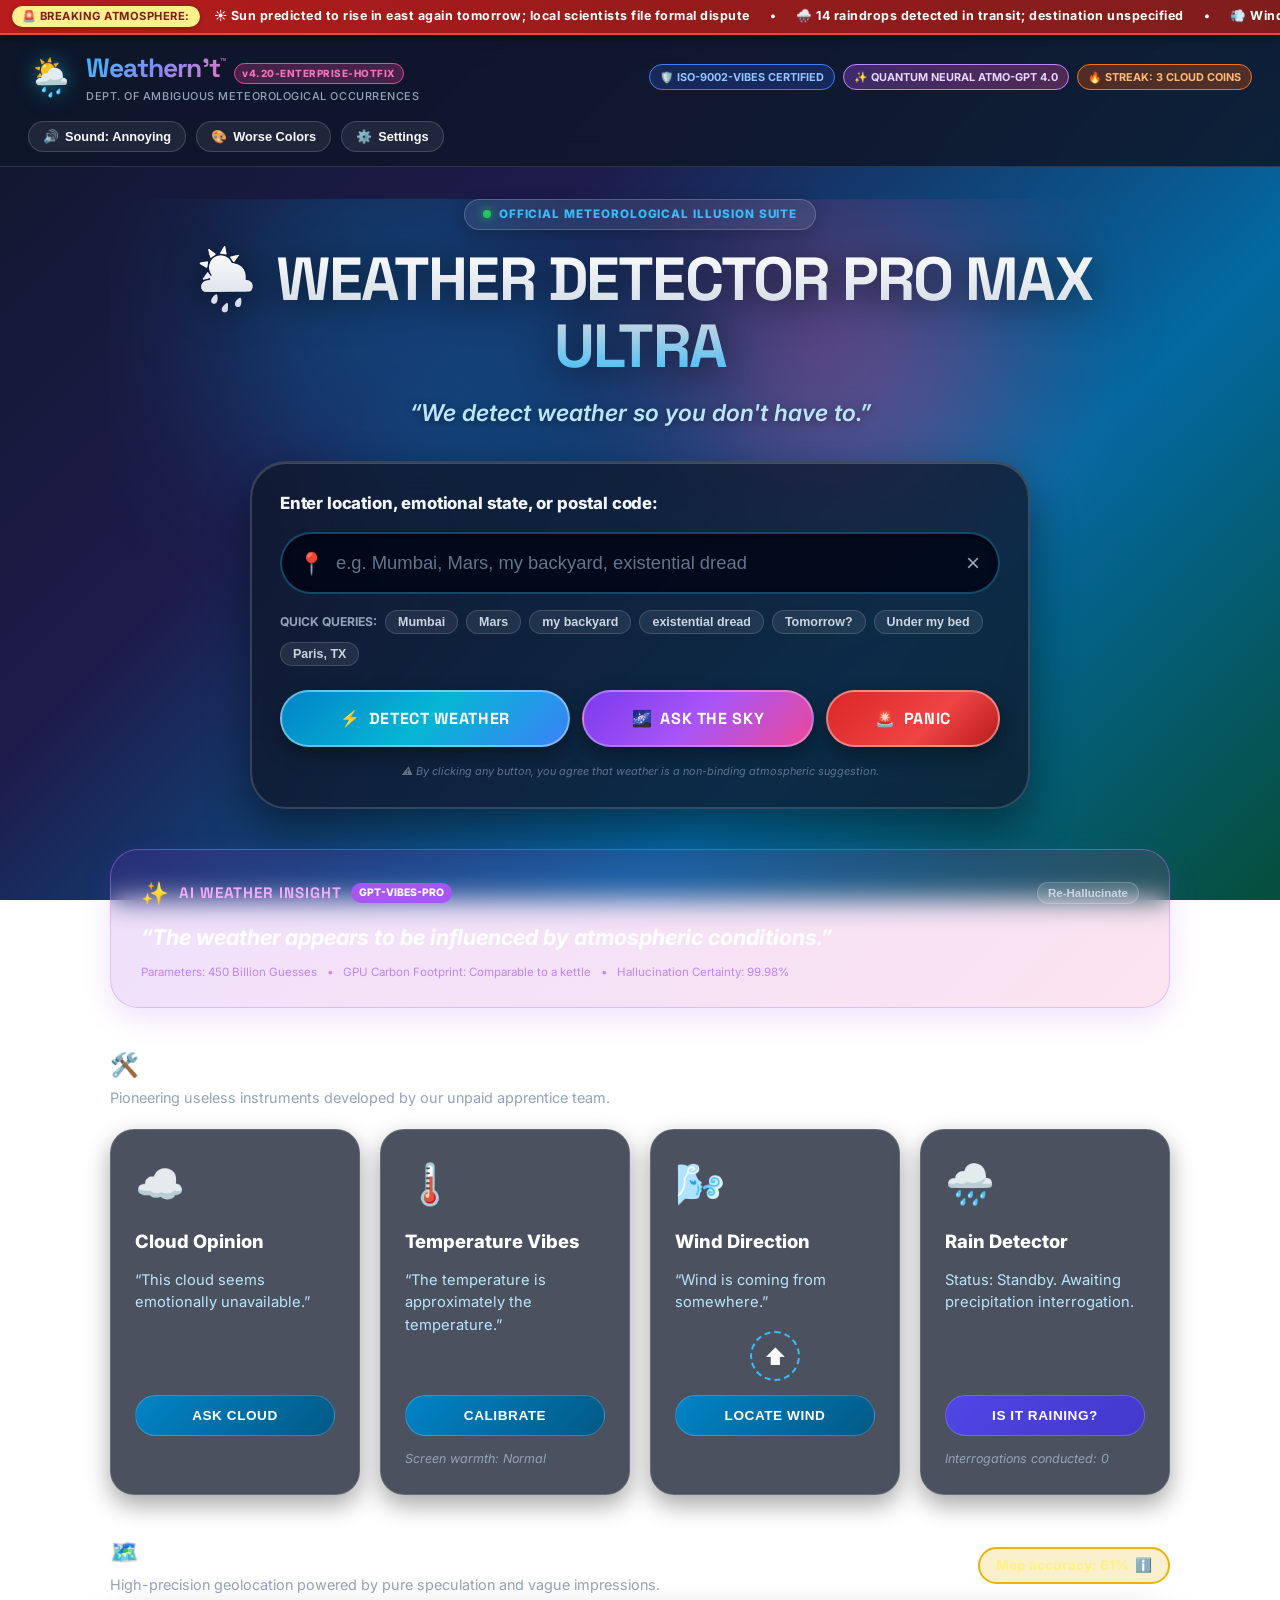
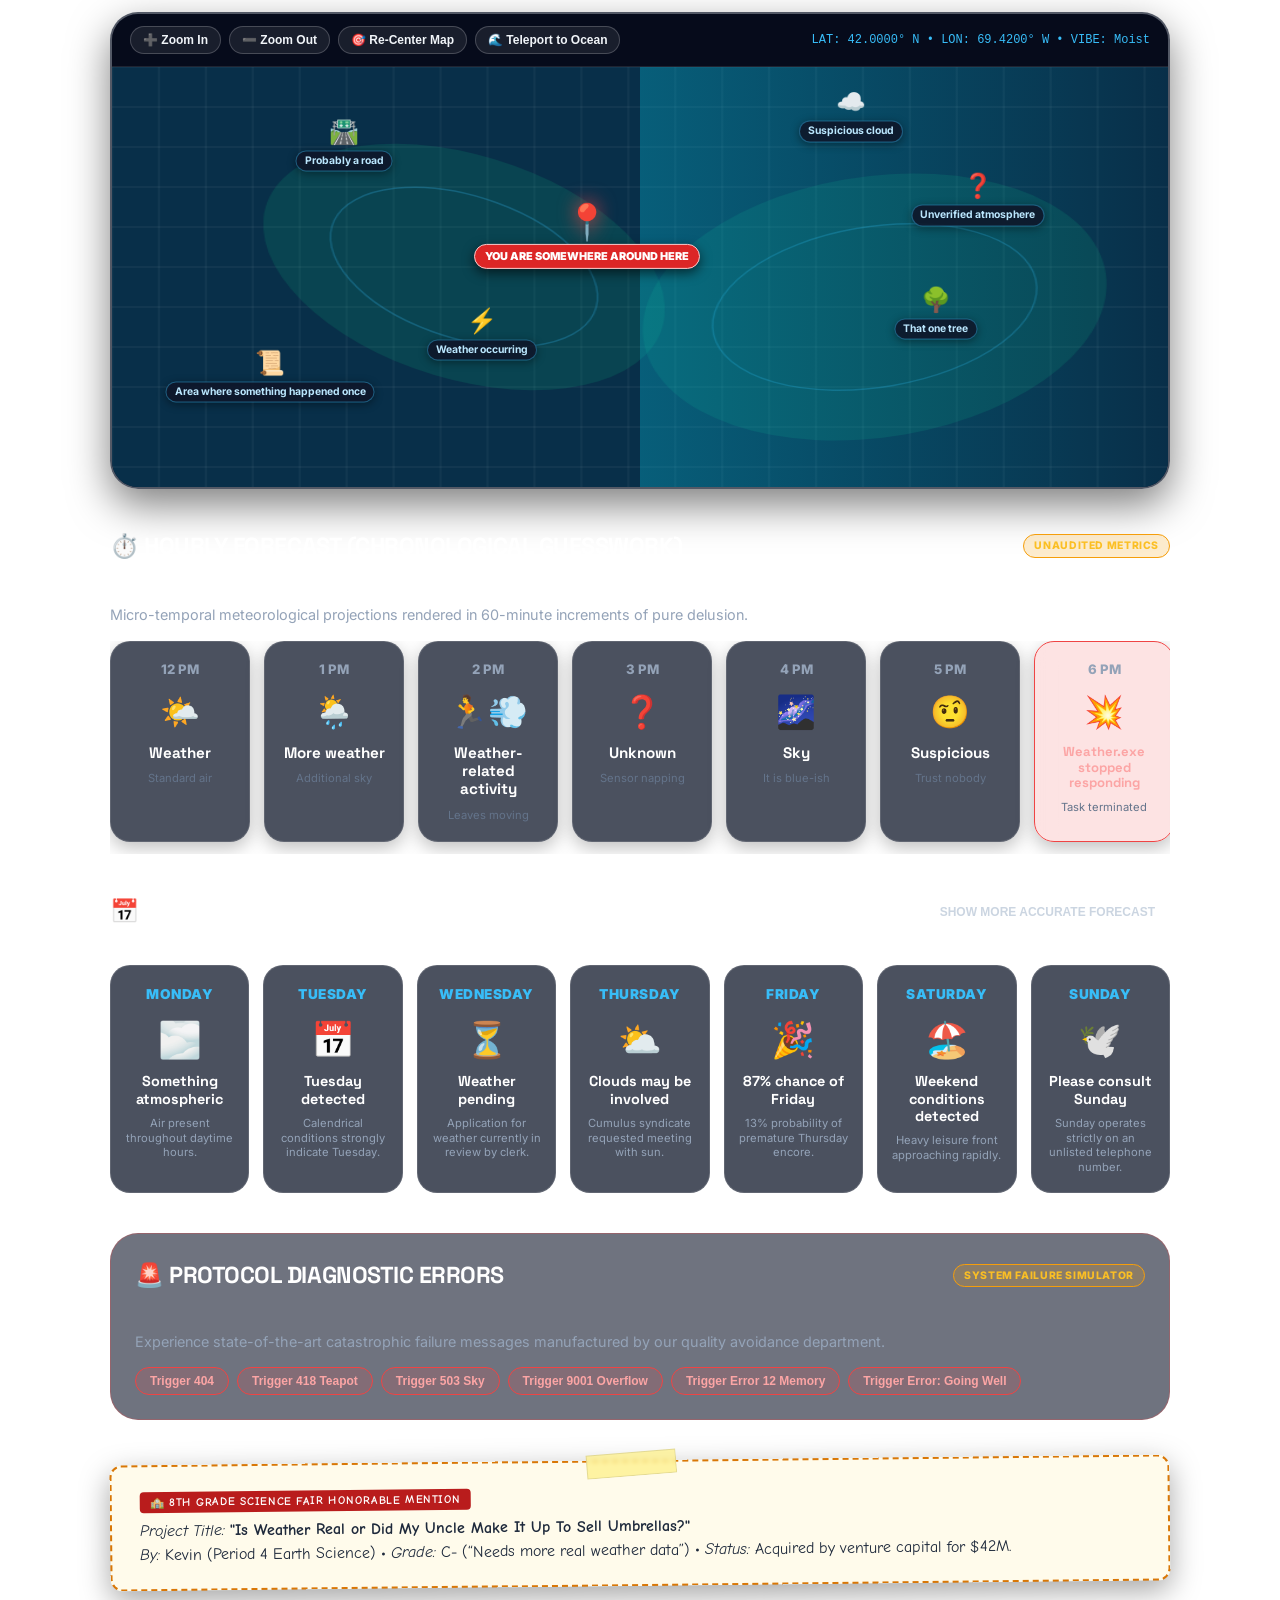
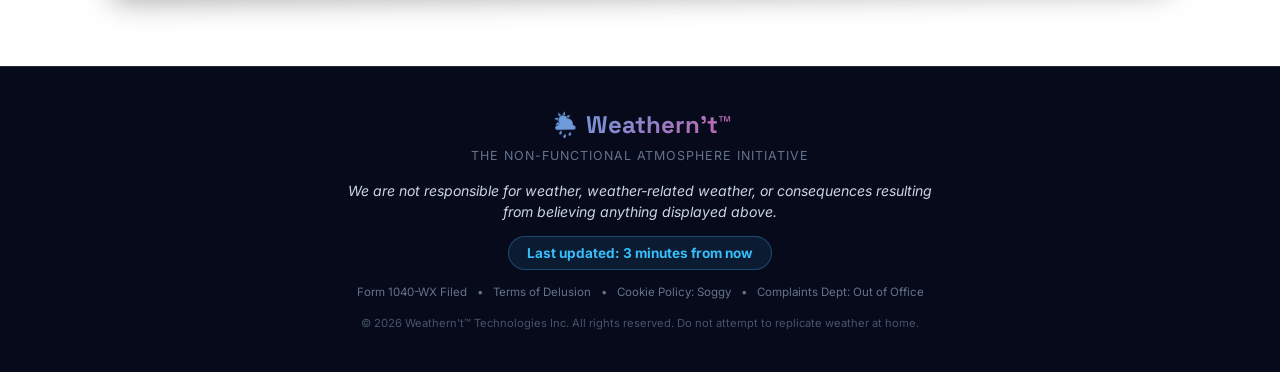
<file: index.html>
<!DOCTYPE html>
<html lang="en">

<head>
  <meta charset="UTF-8">
  <meta name="viewport" content="width=device-width, initial-scale=1.0">
  <title>Weathern't™ — WEATHER DETECTOR PRO MAX ULTRA</title>
  <meta name="description"
    content="We detect weather so you don't have to. The world's most innovative, inaccurate, and emotionally unavailable meteorological suite.">
  <link rel="preconnect" href="https://fonts.googleapis.com">
  <link rel="preconnect" href="https://fonts.gstatic.com" crossorigin>
  <link
    href="https://fonts.googleapis.com/css2?family=Comic+Neue:wght@700&family=Inter:wght@400;500;600;700;800;900&family=Space+Grotesk:wght@500;700&display=swap"
    rel="stylesheet">
  <link rel="stylesheet" href="styles.css">
</head>

<body class="theme-default">

  <!-- TOP MARQUEE TICKER (2012 / CORPORATE CHAOS) -->
  <div class="top-marquee-container" id="topTicker">
    <div class="marquee-tag">🚨 BREAKING ATMOSPHERE:</div>
    <div class="marquee-content">
      <span>☀️ Sun predicted to rise in east again tomorrow; local scientists file formal dispute</span>
      <span>•</span>
      <span>🌧️ 14 raindrops detected in transit; destination unspecified</span>
      <span>•</span>
      <span>💨 Wind is currently moving towards you unless you step to the side</span>
      <span>•</span>
      <span>🌡️ Barometric pressure is feeling slightly overwhelmed</span>
      <span>•</span>
      <span>🐦 Pigeon surveillance squadron reports: sky is still high up</span>
      <span>•</span>
      <span>⚠️ OZONE LAYER STATUS: Exists, but without enthusiasm</span>
    </div>
  </div>

  <!-- HEADER / APP BAR -->
  <header class="app-header">
    <div class="brand-group">
      <div class="brand-badge-wrapper">
        <span class="logo-emoji">🌦️</span>
        <div class="logo-text-col">
          <div class="logo-row">
            <span class="brand-name">Weathern't<span class="trademark">™</span></span>
            <span class="badge-vibe">v4.20-ENTERPRISE-HOTFIX</span>
          </div>
          <span class="badge-sub">Dept. of Ambiguous Meteorological Occurrences</span>
        </div>
      </div>
    </div>

    <!-- CORPORATE & GOV STAMPS -->
    <div class="header-badges-row">
      <span class="gov-seal" title="Self-certified under no recognized authority">🛡️ ISO-9002-VIBES CERTIFIED</span>
      <span class="ai-badge" id="aiModelBadge">✨ QUANTUM NEURAL ATMO-GPT 4.0</span>
      <span class="streak-badge" id="streakBadge" title="Click to claim meaningless points">🔥 STREAK: 3 CLOUD
        COINS</span>
    </div>

    <div class="header-actions">
      <button class="icon-btn" id="soundToggleBtn" title="Toggle Bizarre Synthesizer Weather Audio">
        <span id="soundIcon">🔊</span>
        <span class="btn-label" id="soundLabel">Sound: Annoying</span>
      </button>
      <button class="icon-btn" id="themeWorseBtn" title="Make Visuals Worse">
        <span>🎨</span>
        <span class="btn-label">Worse Colors</span>
      </button>
      <button class="icon-btn" id="settingsBtn" title="Adjust Absurd Settings">
        <span class="spin-gear">⚙️</span>
        <span class="btn-label">Settings</span>
      </button>
    </div>
  </header>

  <!-- SPONTANEOUS RANDOM LOADING MODAL (Spawns randomly or on demand) -->
  <div class="random-sync-overlay" id="randomSyncOverlay">
    <div class="random-sync-card">
      <div class="sync-spinner"></div>
      <h3 id="syncCardTitle">Syncing with cloud...</h3>
      <p id="syncCardSub">(The literal sky cloud. Please hold your breath so air does not move.)</p>
      <div class="sync-progress-bar">
        <div class="sync-progress-fill" id="syncProgressFill"></div>
      </div>
      <button class="btn-micro" id="cancelSyncBtn">Cancel (May Anger Clouds)</button>
    </div>
  </div>

  <!-- FLOATING NOTIFICATION TOAST STACK -->
  <div class="toast-stack" id="toastStack" aria-live="polite"></div>

  <!-- MAIN WRAPPER -->
  <main class="main-container">

    <!-- HERO SECTION -->
    <section class="hero-section">
      <div class="hero-decorative-blobs">
        <div class="blob blob-1"></div>
        <div class="blob blob-2"></div>
      </div>

      <div class="hero-inner">
        <div class="title-pill">
          <span class="pulse-dot"></span>
          <span>OFFICIAL METEOROLOGICAL ILLUSION SUITE</span>
        </div>

        <h1 class="main-title">🌦️ WEATHER DETECTOR PRO MAX ULTRA</h1>

        <blockquote class="hero-quote">
          “We detect weather so you don't have to.”
        </blockquote>

        <!-- INPUT BOX -->
        <div class="input-card">
          <label for="locationInput" class="input-label">
            Enter location, emotional state, or postal code:
          </label>
          <div class="input-field-wrapper">
            <span class="input-icon">📍</span>
            <input type="text" id="locationInput" class="giant-input"
              placeholder="e.g. Mumbai, Mars, my backyard, existential dread" autocomplete="off" />
            <button class="clear-btn" id="clearInputBtn" title="Clear input">×</button>
          </div>

          <!-- FUN QUICK CHIPS -->
          <div class="preset-chips">
            <span class="chips-label">Quick Queries:</span>
            <button class="chip-btn" data-val="Mumbai">Mumbai</button>
            <button class="chip-btn" data-val="Mars">Mars</button>
            <button class="chip-btn" data-val="my backyard">my backyard</button>
            <button class="chip-btn" data-val="existential dread">existential dread</button>
            <button class="chip-btn" data-val="What will the weather be tomorrow?">Tomorrow?</button>
            <button class="chip-btn" data-val="Under my bed">Under my bed</button>
            <button class="chip-btn" data-val="Paris, Texas">Paris, TX</button>
          </div>

          <!-- PRIMARY ACTION BUTTONS -->
          <div class="action-buttons-group">
            <button class="btn-hero btn-detect" id="detectWeatherBtn">
              <span class="btn-icon">⚡</span>
              <span class="btn-text">DETECT WEATHER</span>
            </button>

            <button class="btn-hero btn-ask-sky" id="askSkyBtn">
              <span class="btn-icon">🌌</span>
              <span class="btn-text">ASK THE SKY</span>
            </button>

            <button class="btn-hero btn-panic" id="panicBtn">
              <span class="btn-icon">🚨</span>
              <span class="btn-text" id="panicBtnText">PANIC</span>
            </button>
          </div>

          <div class="input-subnote">
            ⚠️ By clicking any button, you agree that weather is a non-binding atmospheric suggestion.
          </div>
        </div>
      </div>
    </section>

    <!-- LOADING ANIMATION CONTAINER (Unnecessarily long) -->
    <section class="loading-section" id="loadingSection" style="display: none;">
      <div class="loading-card">
        <div class="loading-cloud-animation">
          <div class="bouncing-cloud">☁️</div>
          <div class="loading-sparks">✨</div>
          <div class="loading-tornado">🌪️</div>
        </div>
        <h2 class="loading-title" id="loadingStageTitle">Initiating Atmospheric Interrogation...</h2>
        <p class="loading-subtitle" id="loadingStageSub">Please remain seated and do not breathe directly at the screen.
        </p>

        <div class="custom-progress-track">
          <div class="custom-progress-bar" id="customProgressBar"></div>
        </div>

        <div class="loading-meta-steps">
          <span id="loadingPercent">0%</span>
          <span id="loadingStatusText">Consulting low-altitude pigeons...</span>
        </div>

        <div class="loading-spinner-ticker" id="loadingTicker">
          🛰️ Pinging satellites • ☕ Heating intern's tea • 🧪 Measuring dampness
        </div>
      </div>
    </section>

    <!-- MAIN WEATHER RESULT SECTION -->
    <section class="results-section" id="resultsSection" style="display: none;">

      <!-- COMPLETION BANNER -->
      <div class="result-banner">
        <div class="banner-badge">
          <span class="check-icon">✅</span>
          <span class="banner-title">WEATHER DETECTION COMPLETE ✅</span>
        </div>
        <div class="interpreted-tag" id="interpretedLocationTag">
          Location parsed as: <strong>"Bermuda Triangle of Emotion"</strong> (Match Quality: 11.4%)
        </div>
      </div>

      <!-- PRIMARY LARGE OUTCOME -->
      <div class="primary-result-box">
        <div class="result-glow"></div>
        <div class="result-content">
          <h2 class="large-result-headline" id="mainResultHeadline">
            Tomorrow's weather cannot be detected at this time because the weather is currently having dinner at your
            location.
          </h2>
          <p class="result-subtext" id="mainResultSubtext">
            “We attempted to contact it. It left us on read.”
          </p>
        </div>
      </div>

      <!-- UNRELATED STATISTICS GRID -->
      <div class="stats-section-container">
        <div class="section-badge-header">
          <h3>📊 Tomorrow's Weather (Unrelated Statistics Division)</h3>
          <span class="tag-unverified">CONFIDENTIAL & SPECULATIVE</span>
        </div>

        <div class="stats-grid">
          <div class="stat-card">
            <div class="stat-header">
              <span class="stat-icon">🌡️</span>
              <span class="stat-name">Temperature</span>
            </div>
            <div class="stat-value" id="valTemperature">probably</div>
            <div class="stat-caption">Tolerance: ±100% margin</div>
          </div>

          <div class="stat-card">
            <div class="stat-header">
              <span class="stat-icon">💧</span>
              <span class="stat-name">Humidity</span>
            </div>
            <div class="stat-value" id="valHumidity">moist-ish</div>
            <div class="stat-caption">Similar to a damp sponge</div>
          </div>

          <div class="stat-card">
            <div class="stat-header">
              <span class="stat-icon">💨</span>
              <span class="stat-name">Wind</span>
            </div>
            <div class="stat-value" id="valWind">moving</div>
            <div class="stat-caption">Kinetic air phenomena</div>
          </div>

          <div class="stat-card">
            <div class="stat-header">
              <span class="stat-icon">👁️</span>
              <span class="stat-name">Visibility</span>
            </div>
            <div class="stat-value" id="valVisibility">you'll know when you see it</div>
            <div class="stat-caption">Subjective optical event</div>
          </div>

          <div class="stat-card">
            <div class="stat-header">
              <span class="stat-icon">🌧️</span>
              <span class="stat-name">Chance of rain</span>
            </div>
            <div class="stat-value" id="valRain">financially complicated</div>
            <div class="stat-caption">Consulting cloud accountant</div>
          </div>

          <div class="stat-card">
            <div class="stat-header">
              <span class="stat-icon">☀️</span>
              <span class="stat-name">UV Index</span>
            </div>
            <div class="stat-value" id="valUV">UV</div>
            <div class="stat-caption">Standard ultraviolet letterform</div>
          </div>

          <div class="stat-card stat-card-wide">
            <div class="stat-header">
              <span class="stat-icon">🎲</span>
              <span class="stat-name">Weather confidence</span>
            </div>
            <div class="stat-value highlight-val" id="valConfidence">42% confident that weather exists</div>
            <div class="stat-caption">Remaining 58% attributed to mass hysteria and collective hallucinations</div>
          </div>
        </div>
      </div>

      <!-- ACTIVELY CONTRADICTORY SECTION -->
      <div class="contradictory-container">
        <div class="section-badge-header">
          <h3>⚡ SIMULTANEOUS ATMOSPHERIC MULTI-STREAM</h3>
          <button class="btn-refresh-atmo" id="refreshAtmoBtn">
            🔄 Refresh Analysis (Manipulate Sky)
          </button>
        </div>

        <div class="contradictory-cards-row">
          <div class="contradict-card sunny-side">
            <div class="contradict-icon">🌞</div>
            <div class="contradict-title">CURRENT ANALYSIS</div>
            <div class="contradict-reading">Sunny</div>
            <div class="contradict-detail">
              Blinding luminescence observed through window blinds. Sunscreen advised for indoors.
            </div>
          </div>

          <div class="contradict-card wet-side">
            <div class="contradict-icon">☔</div>
            <div class="contradict-title">ADDITIONAL ANALYSIS</div>
            <div class="contradict-reading">Extremely wet</div>
            <div class="contradict-detail">
              High concentration of aqueous droplets. Submarine recommended for light errands.
            </div>
          </div>
        </div>

        <div class="disclaimer-bubble">
          <p class="disclaimer-text">
            “Both results are scientifically valid according to our proprietary methodology.”
          </p>
          <div class="refresh-feedback" id="refreshFeedbackText" style="display:none;"></div>
        </div>
      </div>

    </section>

    <!-- AI WEATHER INSIGHT BOX -->
    <section class="ai-insight-section">
      <div class="ai-insight-card">
        <div class="ai-badge-row">
          <span class="sparkle-ai">✨</span>
          <span class="ai-title">AI WEATHER INSIGHT</span>
          <span class="ai-model-pill">GPT-VIBES-PRO</span>
          <button class="btn-tiny" id="reGenAiInsight">Re-Hallucinate</button>
        </div>
        <blockquote class="ai-quote" id="aiInsightQuote">
          “The weather appears to be influenced by atmospheric conditions.”
        </blockquote>
        <div class="ai-meta">
          <span>Parameters: 450 Billion Guesses</span>
          <span>•</span>
          <span>GPU Carbon Footprint: Comparable to a kettle</span>
          <span>•</span>
          <span>Hallucination Certainty: 99.98%</span>
        </div>
      </div>
    </section>

    <!-- ADVANCED METEOROLOGICAL TOOLS -->
    <section class="tools-section">
      <div class="tools-header">
        <h2 class="section-title">🛠️ ADVANCED METEOROLOGICAL TOOLS</h2>
        <p class="section-desc">Pioneering useless instruments developed by our unpaid apprentice team.</p>
      </div>

      <div class="tools-grid">
        <!-- 1. CLOUD OPINION -->
        <div class="tool-card" id="toolCloudCard">
          <div class="tool-icon">☁️</div>
          <h3 class="tool-name">Cloud Opinion</h3>
          <p class="tool-status" id="cloudOpinionText">
            “This cloud seems emotionally unavailable.”
          </p>
          <button class="tool-btn" id="askCloudBtn">
            <span>ASK CLOUD</span>
          </button>
          <div class="tool-footnote" id="cloudResponseLog"></div>
        </div>

        <!-- 2. TEMPERATURE VIBES -->
        <div class="tool-card" id="toolTempCard">
          <div class="tool-icon">🌡️</div>
          <h3 class="tool-name">Temperature Vibes</h3>
          <p class="tool-status" id="tempVibesText">
            “The temperature is approximately the temperature.”
          </p>
          <button class="tool-btn" id="calibrateTempBtn">
            <span>CALIBRATE</span>
          </button>
          <div class="tool-footnote" id="tempCalibrateLog">Screen warmth: Normal</div>
        </div>

        <!-- 3. WIND DIRECTION -->
        <div class="tool-card" id="toolWindCard">
          <div class="tool-icon">🌬️</div>
          <h3 class="tool-name">Wind Direction</h3>
          <p class="tool-status" id="windLocateText">
            “Wind is coming from somewhere.”
          </p>
          <div class="compass-mini" id="compassMini">
            <div class="compass-needle" id="compassNeedle">⬆️</div>
          </div>
          <button class="tool-btn" id="locateWindBtn">
            <span>LOCATE WIND</span>
          </button>
          <div class="tool-footnote" id="windResultLog"></div>
        </div>

        <!-- 4. RAIN DETECTOR -->
        <div class="tool-card" id="toolRainCard">
          <div class="tool-icon">🌧️</div>
          <h3 class="tool-name">Rain Detector</h3>
          <p class="tool-status" id="rainDetectorText">
            Status: Standby. Awaiting precipitation interrogation.
          </p>
          <button class="tool-btn btn-rain-ask" id="isItRainingBtn">
            <span>IS IT RAINING?</span>
          </button>
          <div class="tool-footnote" id="rainResponseLog">Interrogations conducted: 0</div>
        </div>
      </div>
    </section>

    <!-- COMPLETELY USELESS INTERACTIVE MAP -->
    <section class="map-section">
      <div class="map-header-row">
        <div>
          <h2 class="section-title">🗺️ GLOBAL ATMOSPHERIC MISORIENTATION MAP</h2>
          <p class="section-desc">High-precision geolocation powered by pure speculation and vague impressions.</p>
        </div>
        <div class="map-accuracy-wrapper">
          <div class="accuracy-badge" id="mapAccuracyBadge" tabindex="0">
            <span>Map accuracy: 61%</span>
            <span class="info-mark">ℹ️</span>
            <div class="accuracy-tooltip">“We have chosen not to elaborate.”</div>
          </div>
        </div>
      </div>

      <div class="map-container-box">
        <!-- MAP CONTROLS -->
        <div class="map-controls-bar">
          <button class="map-btn" id="mapZoomInBtn">➕ Zoom In</button>
          <button class="map-btn" id="mapZoomOutBtn">➖ Zoom Out</button>
          <button class="map-btn" id="mapCenterBtn">🎯 Re-Center Map</button>
          <button class="map-btn" id="mapOceanBtn">🌊 Teleport to Ocean</button>
          <span class="map-coord-display" id="mapCoords">LAT: 42.0000° N • LON: 69.4200° W • VIBE: Moist</span>
        </div>

        <!-- RADAR & CANVAS MAP -->
        <div class="canvas-map-wrapper" id="canvasMapWrapper">
          <canvas id="weatherMapCanvas" width="900" height="420"></canvas>

          <div class="radar-scan-line"></div>

          <!-- ABSURD CLICKABLE PINS -->
          <div class="map-pin pin-user" id="pinUser" style="top: 48%; left: 45%;">
            <div class="pin-marker">📍</div>
            <div class="pin-label">YOU ARE SOMEWHERE AROUND HERE</div>
          </div>

          <div class="map-pin pin-poi" style="top: 25%; left: 22%;" data-title="Probably a road"
            data-desc="Asphalt observed, or maybe a very long black rug.">
            <div class="poi-dot">🛣️</div>
            <div class="poi-label">Probably a road</div>
          </div>

          <div class="map-pin pin-poi" style="top: 18%; left: 70%;" data-title="Suspicious cloud"
            data-desc="This cloud has been hovering without a valid permit.">
            <div class="poi-dot">☁️</div>
            <div class="poi-label">Suspicious cloud</div>
          </div>

          <div class="map-pin pin-poi" style="top: 70%; left: 35%;" data-title="Weather occurring"
            data-desc="Atmospheric events are reportedly taking place right now.">
            <div class="poi-dot">⚡</div>
            <div class="poi-label">Weather occurring</div>
          </div>

          <div class="map-pin pin-poi" style="top: 65%; left: 78%;" data-title="That one tree"
            data-desc="Leaves are rustling with suspicious velocity.">
            <div class="poi-dot">🌳</div>
            <div class="poi-label">That one tree</div>
          </div>

          <div class="map-pin pin-poi" style="top: 38%; left: 82%;" data-title="Unverified atmosphere"
            data-desc="We have sent no agents to confirm air exists in this quadrant.">
            <div class="poi-dot">❓</div>
            <div class="poi-label">Unverified atmosphere</div>
          </div>

          <div class="map-pin pin-poi" style="top: 80%; left: 15%;" data-title="Area where something happened once"
            data-desc="Historical meteorology records state a breeze occurred in 1994.">
            <div class="poi-dot">📜</div>
            <div class="poi-label">Area where something happened once</div>
          </div>
        </div>

        <!-- POI MODAL / POPUP INFO -->
        <div class="map-poi-banner" id="mapPoiBanner" style="display: none;">
          <div class="poi-banner-content">
            <strong id="poiBannerTitle">Selected Locus</strong>:
            <span id="poiBannerDesc">Description</span>
          </div>
          <button class="btn-micro" id="closePoiBanner">Dismiss</button>
        </div>
      </div>
    </section>

    <!-- HOURLY FORECAST -->
    <section class="forecast-section">
      <div class="section-badge-header">
        <h2 class="section-title">⏱️ HOURLY FORECAST (CHRONOLOGICAL GUESSWORK)</h2>
        <span class="tag-unverified">UNAUDITED METRICS</span>
      </div>
      <p class="section-desc">Micro-temporal meteorological projections rendered in 60-minute increments of pure
        delusion.</p>

      <div class="hourly-scroll-container">
        <div class="hourly-cards-track">

          <div class="hourly-card">
            <div class="hourly-time">12 PM</div>
            <div class="hourly-icon">🌤️</div>
            <div class="hourly-state">Weather</div>
            <div class="hourly-sub">Standard air</div>
          </div>

          <div class="hourly-card">
            <div class="hourly-time">1 PM</div>
            <div class="hourly-icon">🌦️</div>
            <div class="hourly-state">More weather</div>
            <div class="hourly-sub">Additional sky</div>
          </div>

          <div class="hourly-card">
            <div class="hourly-time">2 PM</div>
            <div class="hourly-icon">🏃💨</div>
            <div class="hourly-state">Weather-related activity</div>
            <div class="hourly-sub">Leaves moving</div>
          </div>

          <div class="hourly-card">
            <div class="hourly-time">3 PM</div>
            <div class="hourly-icon">❓</div>
            <div class="hourly-state">Unknown</div>
            <div class="hourly-sub">Sensor napping</div>
          </div>

          <div class="hourly-card">
            <div class="hourly-time">4 PM</div>
            <div class="hourly-icon">🌌</div>
            <div class="hourly-state">Sky</div>
            <div class="hourly-sub">It is blue-ish</div>
          </div>

          <div class="hourly-card">
            <div class="hourly-time">5 PM</div>
            <div class="hourly-icon">🤨</div>
            <div class="hourly-state">Suspicious</div>
            <div class="hourly-sub">Trust nobody</div>
          </div>

          <div class="hourly-card error-card">
            <div class="hourly-time">6 PM</div>
            <div class="hourly-icon">💥</div>
            <div class="hourly-state">Weather.exe stopped responding</div>
            <div class="hourly-sub">Task terminated</div>
          </div>

          <div class="hourly-card">
            <div class="hourly-time">7 PM</div>
            <div class="hourly-icon">🗣️</div>
            <div class="hourly-state">Ask your neighbors</div>
            <div class="hourly-sub">Look outside window</div>
          </div>

          <div class="hourly-card midnight-card">
            <div class="hourly-time">12 AM (Midnight)</div>
            <div class="hourly-icon">⏳</div>
            <div class="hourly-state">“Tomorrow begins approximately tomorrow.”</div>
            <div class="hourly-sub">TBD by dawn</div>
          </div>

        </div>
      </div>
    </section>

    <!-- 7-DAY FORECAST -->
    <section class="forecast-section">
      <div class="section-badge-header">
        <h2 class="section-title">📅 7-DAY PROBABILISTIC CALENDAR</h2>
        <button class="btn-more-accurate" id="moreAccurateBtn">
          SHOW MORE ACCURATE FORECAST
        </button>
      </div>

      <div class="seven-day-grid">
        <div class="day-card">
          <div class="day-name">MONDAY</div>
          <div class="day-icon">🌫️</div>
          <div class="day-vibe">Something atmospheric</div>
          <div class="day-detail">Air present throughout daytime hours.</div>
        </div>

        <div class="day-card">
          <div class="day-name">TUESDAY</div>
          <div class="day-icon">📅</div>
          <div class="day-vibe">Tuesday detected</div>
          <div class="day-detail">Calendrical conditions strongly indicate Tuesday.</div>
        </div>

        <div class="day-card">
          <div class="day-name">WEDNESDAY</div>
          <div class="day-icon">⏳</div>
          <div class="day-vibe">Weather pending</div>
          <div class="day-detail">Application for weather currently in review by clerk.</div>
        </div>

        <div class="day-card">
          <div class="day-name">THURSDAY</div>
          <div class="day-icon">⛅</div>
          <div class="day-vibe">Clouds may be involved</div>
          <div class="day-detail">Cumulus syndicate requested meeting with sun.</div>
        </div>

        <div class="day-card">
          <div class="day-name">FRIDAY</div>
          <div class="day-icon">🎉</div>
          <div class="day-vibe">87% chance of Friday</div>
          <div class="day-detail">13% probability of premature Thursday encore.</div>
        </div>

        <div class="day-card">
          <div class="day-name">SATURDAY</div>
          <div class="day-icon">🏖️</div>
          <div class="day-vibe">Weekend conditions detected</div>
          <div class="day-detail">Heavy leisure front approaching rapidly.</div>
        </div>

        <div class="day-card">
          <div class="day-name">SUNDAY</div>
          <div class="day-icon">🕊️</div>
          <div class="day-vibe">Please consult Sunday</div>
          <div class="day-detail">Sunday operates strictly on an unlisted telephone number.</div>
        </div>
      </div>
    </section>

    <!-- ERROR MESSAGES DEMO / TEST LAB -->
    <section class="error-lab-section">
      <div class="section-badge-header">
        <h2 class="section-title">🚨 PROTOCOL DIAGNOSTIC ERRORS</h2>
        <span class="tag-unverified">SYSTEM FAILURE SIMULATOR</span>
      </div>
      <p class="section-desc">
        Experience state-of-the-art catastrophic failure messages manufactured by our quality avoidance department.
      </p>

      <div class="error-buttons-rack">
        <button class="err-btn" data-err="404">Trigger 404</button>
        <button class="err-btn" data-err="418">Trigger 418 Teapot</button>
        <button class="err-btn" data-err="503">Trigger 503 Sky</button>
        <button class="err-btn" data-err="9001">Trigger 9001 Overflow</button>
        <button class="err-btn" data-err="12">Trigger Error 12 Memory</button>
        <button class="err-btn" data-err="optimism">Trigger Error: Going Well</button>
      </div>

      <!-- ERROR MODAL POPUP -->
      <div class="error-banner-display" id="errorBannerDisplay" style="display: none;">
        <div class="err-icon-box">❌</div>
        <div class="err-text-col">
          <h4 id="errorTitle">Error 404: Weather went outside.</h4>
          <p id="errorSubtitle">We searched the indoor cloud chamber and found only an old radiator.</p>
        </div>
        <button class="btn-micro" id="dismissErrBtn">Acknowledge Incompetence</button>
      </div>
    </section>

    <!-- SCHOOL PROJECT & CORPORATE CREDIBILITY BANNER -->
    <section class="school-project-banner">
      <div class="tape-strip"></div>
      <div class="school-project-inner">
        <span class="school-stamp">🏫 8TH GRADE SCIENCE FAIR HONORABLE MENTION</span>
        <p>
          <em>Project Title:</em> <strong>"Is Weather Real or Did My Uncle Make It Up To Sell Umbrellas?"</strong><br>
          <em>By:</em> Kevin (Period 4 Earth Science) • <em>Grade:</em> C- (“Needs more real weather data”) •
          <em>Status:</em> Acquired by venture capital for $42M.
        </p>
      </div>
    </section>

  </main>

  <!-- SKY DIALOG MODAL (When "ASK THE SKY" is clicked) -->
  <div class="modal-backdrop" id="skyModalBackdrop" style="display: none;">
    <div class="sky-modal">
      <div class="modal-header">
        <h3>🌌 SKY CONSULTATION CHAMBER</h3>
        <button class="close-x" id="closeSkyModal">×</button>
      </div>
      <div class="sky-modal-body">
        <div class="sky-avatar">⛅👁️⛅</div>
        <h4 id="skyVerdict">The sky has reviewed your search history and is judging you silently.</h4>
        <p id="skyElaboration">
          “I have provided oxygen to humanity for billions of years, and this is what you use my bandwidth for?”
        </p>
        <div class="sky-options">
          <button class="btn-hero" id="apologizeSkyBtn">Apologize to Atmosphere</button>
          <button class="btn-hero btn-panic" id="bribeSkyBtn">Offer Sky a $5 Coffee</button>
        </div>
      </div>
    </div>
  </div>

  <!-- "NO." ACCURACY MODAL -->
  <div class="modal-backdrop" id="accuracyModalBackdrop" style="display: none;">
    <div class="accuracy-modal">
      <div class="giant-no-text">No.</div>
      <p class="accuracy-modal-sub">
        You requested higher accuracy. We evaluated your request and respectfully decided against it.
      </p>
      <p class="accuracy-modal-tier">
        * Accuracies exceeding 61% are reserved exclusively for our <strong>Titanium Enterprise Sky™</strong>
        subscription ($49,999/month, billed annually).
      </p>
      <button class="btn-hero" id="closeAccuracyModal">I Understand and Apologize</button>
    </div>
  </div>

  <!-- SETTINGS MODAL -->
  <div class="modal-backdrop" id="settingsModalBackdrop" style="display: none;">
    <div class="settings-modal">
      <div class="modal-header">
        <h3>⚙️ ABSURD CONFIGURATION CONSOLE</h3>
        <button class="close-x" id="closeSettingsModal">×</button>
      </div>
      <div class="settings-modal-body">

        <!-- SETTING 1: Weather Sensitivity -->
        <div class="setting-item">
          <label class="setting-label">Weather Sensitivity</label>
          <div class="radio-pill-group" id="settingSensitivity">
            <label><input type="radio" name="sensitivity" value="low"> Low</label>
            <label><input type="radio" name="sensitivity" value="med"> Medium</label>
            <label><input type="radio" name="sensitivity" value="high" checked> High</label>
            <label><input type="radio" name="sensitivity" value="paranormal"> Paranormal 👻</label>
          </div>
        </div>

        <!-- SETTING 2: Cloud Detection -->
        <div class="setting-item">
          <label class="setting-label">Cloud Detection</label>
          <div class="radio-pill-group" id="settingCloudDetect">
            <label><input type="radio" name="cloudDetect" value="on"> On</label>
            <label><input type="radio" name="cloudDetect" value="off"> Off</label>
            <label><input type="radio" name="cloudDetect" value="ask" checked> Ask permission from cloud</label>
          </div>
        </div>

        <!-- SETTING 3: Accuracy Mode -->
        <div class="setting-item">
          <label class="setting-label">Accuracy Mode</label>
          <div class="radio-pill-group" id="settingAccuracy">
            <label><input type="radio" name="accuracy" value="normal"> Normal</label>
            <label><input type="radio" name="accuracy" value="questionable" checked> Questionable</label>
            <label><input type="radio" name="accuracy" value="dontask"> Don't ask</label>
          </div>
        </div>

        <!-- SETTING 4: Location Services -->
        <div class="setting-item">
          <label class="setting-label">Location Services</label>
          <div class="radio-pill-group" id="settingLocation">
            <label><input type="radio" name="locService" value="precise"> Precise</label>
            <label><input type="radio" name="locService" value="approx"> Approximate</label>
            <label><input type="radio" name="locService" value="spiritual" checked> Spiritually approximate</label>
          </div>
        </div>

        <!-- SETTING 5: Units -->
        <div class="setting-item">
          <label class="setting-label">Units</label>
          <div class="radio-pill-group" id="settingUnits">
            <label><input type="radio" name="units" value="celsius"> Celsius (°C)</label>
            <label><input type="radio" name="units" value="fahrenheit"> Fahrenheit (°F)</label>
            <label><input type="radio" name="units" value="vibes" checked> Vibes ✨</label>
          </div>
          <div class="setting-preview" id="unitVibePreview">Current preview: Temperature: kinda warm</div>
        </div>

      </div>
      <div class="settings-modal-footer">
        <button class="btn-micro" id="resetWorseDefaultsBtn">Reset to Worse Defaults</button>
        <button class="btn-hero" id="saveSettingsBtn">Save (Does Nothing)</button>
      </div>
    </div>
  </div>

  <!-- PANIC OVERLAY (Subtle comedy effect) -->
  <div class="panic-flash-screen" id="panicFlashScreen"></div>

  <!-- FOOTER -->
  <footer class="app-footer">
    <div class="footer-inner">
      <div class="footer-brand">
        <span class="footer-logo">🌦️ Weathern't™</span>
        <span class="footer-tagline">The Non-Functional Atmosphere Initiative</span>
      </div>

      <p class="footer-legal">
        <em>We are not responsible for weather, weather-related weather, or consequences resulting from believing
          anything displayed above.</em>
      </p>

      <div class="footer-timestamp">
        <strong>Last updated: 3 minutes from now</strong>
      </div>

      <div class="footer-sub-links">
        <span>Form 1040-WX Filed</span>
        <span>•</span>
        <span>Terms of Delusion</span>
        <span>•</span>
        <span>Cookie Policy: Soggy</span>
        <span>•</span>
        <span>Complaints Dept: Out of Office</span>
      </div>

      <div class="footer-copyright">
        © 2026 Weathern't™ Technologies Inc. All rights reserved. Do not attempt to replicate weather at home.
      </div>
    </div>
  </footer>

  <script src="app.js"></script>
</body>

</html>
</file>
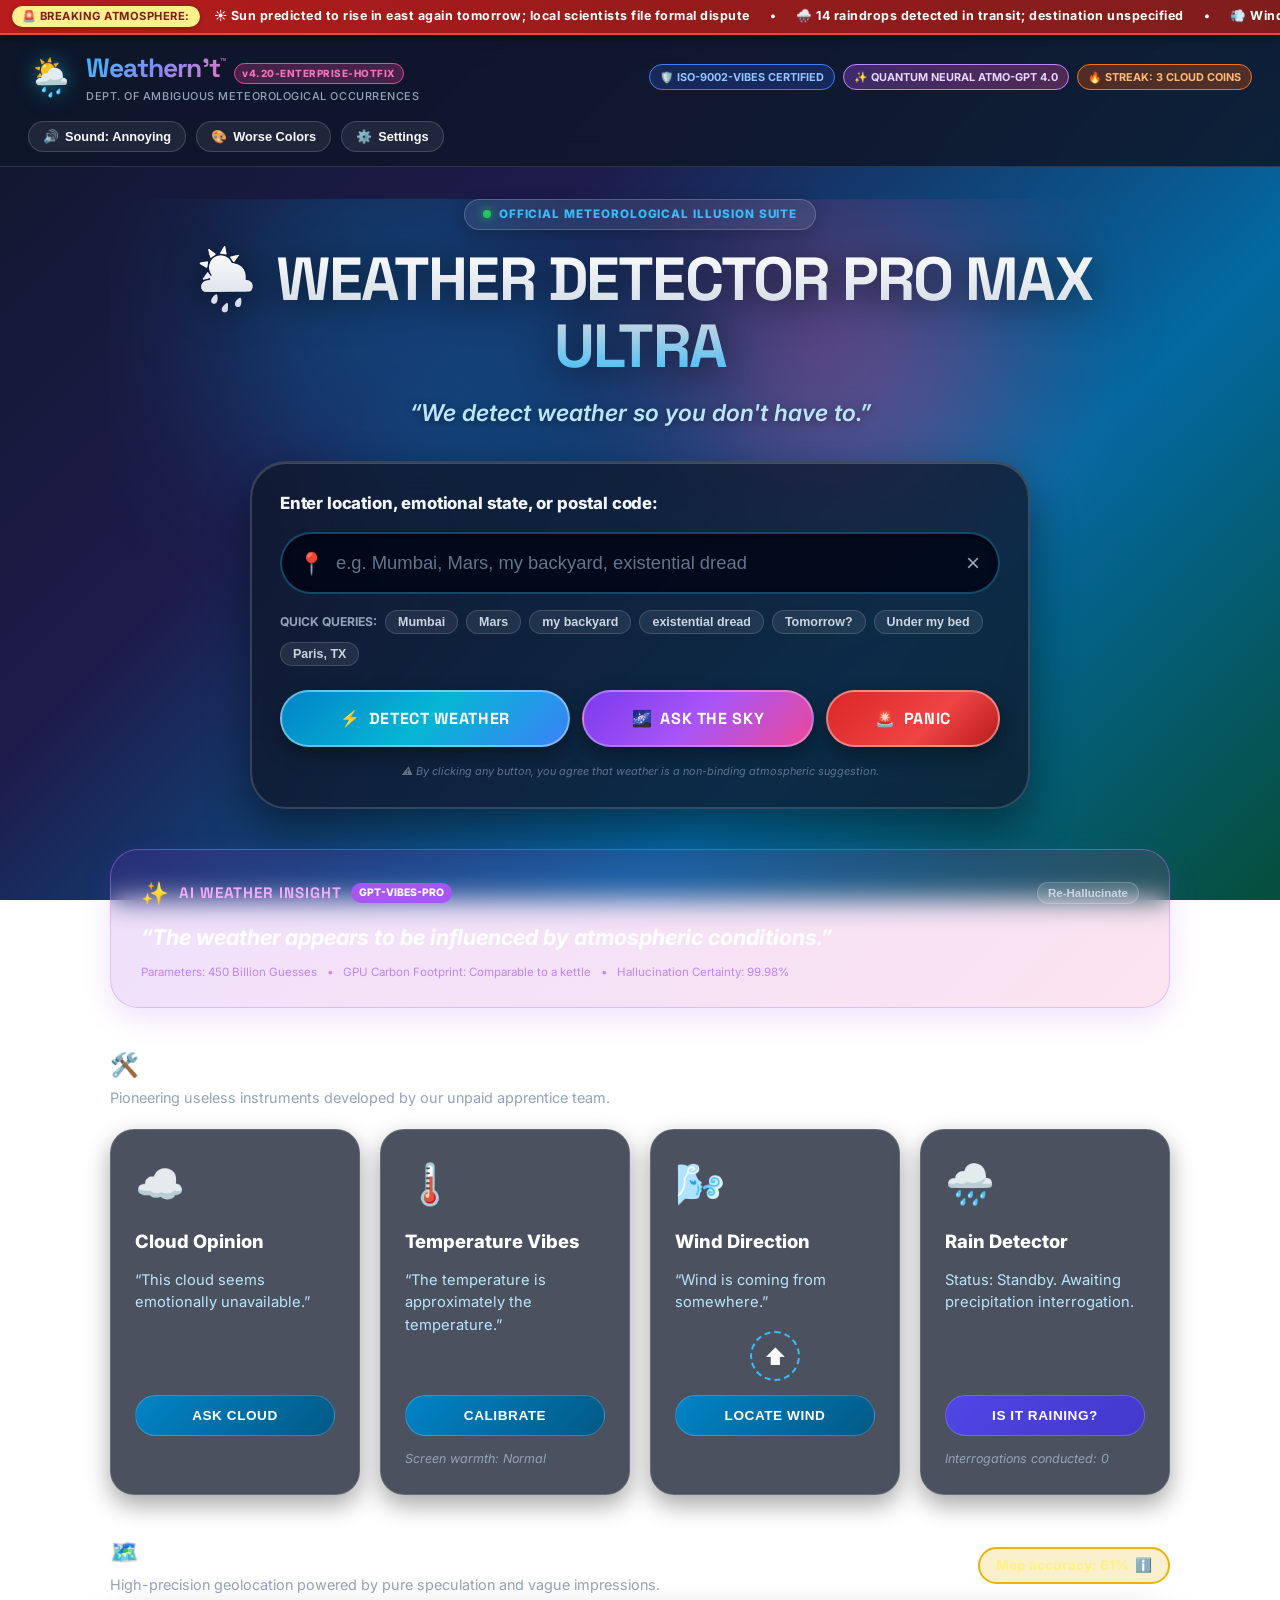
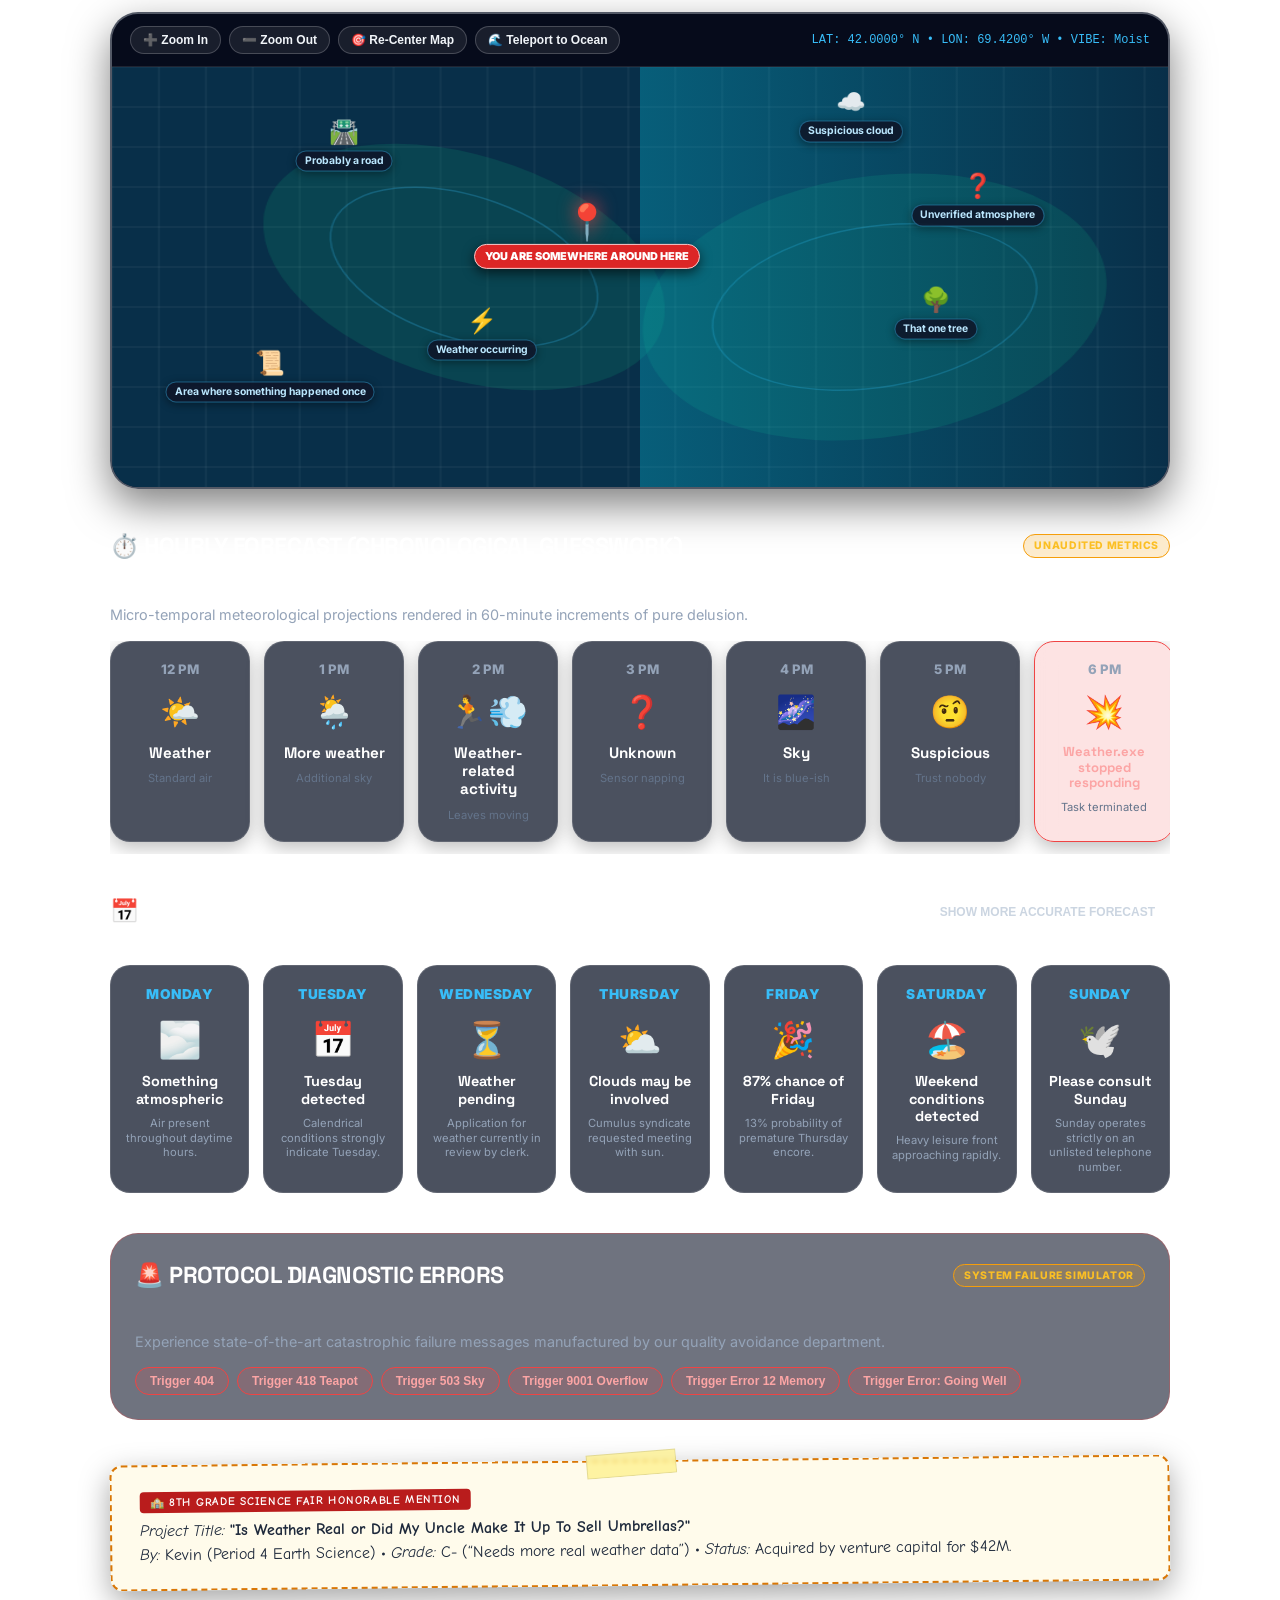
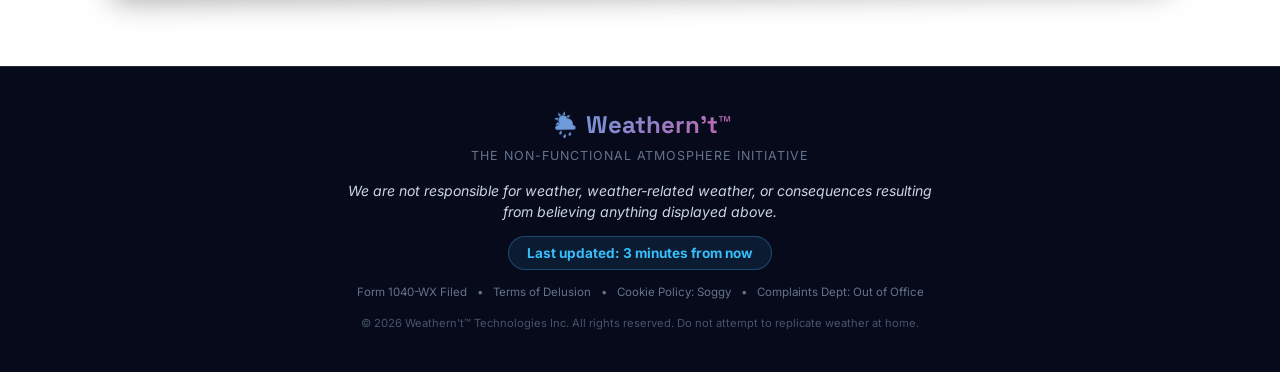
<file: ASHTRAN/index.html>
<!DOCTYPE html>
<html lang="en">

<head>
    <meta charset="UTF-8">
    <meta name="viewport" content="width=device-width, initial-scale=1.0">
    <title>Weathern't™ — WEATHER DETECTOR PRO MAX ULTRA</title>
    <meta name="description"
        content="We detect weather so you don't have to. The world's most innovative, inaccurate, and emotionally unavailable meteorological suite.">
    <link rel="preconnect" href="https://fonts.googleapis.com">
    <link rel="preconnect" href="https://fonts.gstatic.com" crossorigin>
    <link
        href="https://fonts.googleapis.com/css2?family=Comic+Neue:wght@700&family=Inter:wght@400;500;600;700;800;900&family=Space+Grotesk:wght@500;700&display=swap"
        rel="stylesheet">
    <link rel="stylesheet" href="styles.css">
</head>

<body class="theme-default">

    <!-- TOP MARQUEE TICKER (2012 / CORPORATE CHAOS) -->
    <div class="top-marquee-container" id="topTicker">
        <div class="marquee-tag">🚨 BREAKING ATMOSPHERE:</div>
        <div class="marquee-content">
            <span>☀️ Sun predicted to rise in east again tomorrow; local scientists file formal dispute</span>
            <span>•</span>
            <span>🌧️ 14 raindrops detected in transit; destination unspecified</span>
            <span>•</span>
            <span>💨 Wind is currently moving towards you unless you step to the side</span>
            <span>•</span>
            <span>🌡️ Barometric pressure is feeling slightly overwhelmed</span>
            <span>•</span>
            <span>🐦 Pigeon surveillance squadron reports: sky is still high up</span>
            <span>•</span>
            <span>⚠️ OZONE LAYER STATUS: Exists, but without enthusiasm</span>
        </div>
    </div>

    <!-- HEADER / APP BAR -->
    <header class="app-header">
        <div class="brand-group">
            <div class="brand-badge-wrapper">
                <span class="logo-emoji">🌦️</span>
                <div class="logo-text-col">
                    <div class="logo-row">
                        <span class="brand-name">Weathern't<span class="trademark">™</span></span>
                        <span class="badge-vibe">v4.20-ENTERPRISE-HOTFIX</span>
                    </div>
                    <span class="badge-sub">Dept. of Ambiguous Meteorological Occurrences</span>
                </div>
            </div>
        </div>

        <!-- CORPORATE & GOV STAMPS -->
        <div class="header-badges-row">
            <span class="gov-seal" title="Self-certified under no recognized authority">🛡️ ISO-9002-VIBES
                CERTIFIED</span>
            <span class="ai-badge" id="aiModelBadge">✨ QUANTUM NEURAL ATMO-GPT 4.0</span>
            <span class="streak-badge" id="streakBadge" title="Click to claim meaningless points">🔥 STREAK: 3 CLOUD
                COINS</span>
        </div>

        <div class="header-actions">
            <button class="icon-btn" id="soundToggleBtn" title="Toggle Bizarre Synthesizer Weather Audio">
                <span id="soundIcon">🔊</span>
                <span class="btn-label" id="soundLabel">Sound: Annoying</span>
            </button>
            <button class="icon-btn" id="themeWorseBtn" title="Make Visuals Worse">
                <span>🎨</span>
                <span class="btn-label">Worse Colors</span>
            </button>
            <button class="icon-btn" id="settingsBtn" title="Adjust Absurd Settings">
                <span class="spin-gear">⚙️</span>
                <span class="btn-label">Settings</span>
            </button>
        </div>
    </header>

    <!-- SPONTANEOUS RANDOM LOADING MODAL (Spawns randomly or on demand) -->
    <div class="random-sync-overlay" id="randomSyncOverlay">
        <div class="random-sync-card">
            <div class="sync-spinner"></div>
            <h3 id="syncCardTitle">Syncing with cloud...</h3>
            <p id="syncCardSub">(The literal sky cloud. Please hold your breath so air does not move.)</p>
            <div class="sync-progress-bar">
                <div class="sync-progress-fill" id="syncProgressFill"></div>
            </div>
            <button class="btn-micro" id="cancelSyncBtn">Cancel (May Anger Clouds)</button>
        </div>
    </div>

    <!-- FLOATING NOTIFICATION TOAST STACK -->
    <div class="toast-stack" id="toastStack" aria-live="polite"></div>

    <!-- MAIN WRAPPER -->
    <main class="main-container">

        <!-- HERO SECTION -->
        <section class="hero-section">
            <div class="hero-decorative-blobs">
                <div class="blob blob-1"></div>
                <div class="blob blob-2"></div>
            </div>

            <div class="hero-inner">
                <div class="title-pill">
                    <span class="pulse-dot"></span>
                    <span>OFFICIAL METEOROLOGICAL ILLUSION SUITE</span>
                </div>

                <h1 class="main-title">🌦️ WEATHER DETECTOR PRO MAX ULTRA</h1>

                <blockquote class="hero-quote">
                    “We detect weather so you don't have to.”
                </blockquote>

                <!-- INPUT BOX -->
                <div class="input-card">
                    <label for="locationInput" class="input-label">
                        Enter location, emotional state, or postal code:
                    </label>
                    <div class="input-field-wrapper">
                        <span class="input-icon">📍</span>
                        <input type="text" id="locationInput" class="giant-input"
                            placeholder="e.g. Mumbai, Mars, my backyard, existential dread" autocomplete="off" />
                        <button class="clear-btn" id="clearInputBtn" title="Clear input">×</button>
                    </div>

                    <!-- FUN QUICK CHIPS -->
                    <div class="preset-chips">
                        <span class="chips-label">Quick Queries:</span>
                        <button class="chip-btn" data-val="Mumbai">Mumbai</button>
                        <button class="chip-btn" data-val="Mars">Mars</button>
                        <button class="chip-btn" data-val="my backyard">my backyard</button>
                        <button class="chip-btn" data-val="existential dread">existential dread</button>
                        <button class="chip-btn" data-val="What will the weather be tomorrow?">Tomorrow?</button>
                        <button class="chip-btn" data-val="Under my bed">Under my bed</button>
                        <button class="chip-btn" data-val="Paris, Texas">Paris, TX</button>
                    </div>

                    <!-- PRIMARY ACTION BUTTONS -->
                    <div class="action-buttons-group">
                        <button class="btn-hero btn-detect" id="detectWeatherBtn">
                            <span class="btn-icon">⚡</span>
                            <span class="btn-text">DETECT WEATHER</span>
                        </button>

                        <button class="btn-hero btn-ask-sky" id="askSkyBtn">
                            <span class="btn-icon">🌌</span>
                            <span class="btn-text">ASK THE SKY</span>
                        </button>

                        <button class="btn-hero btn-panic" id="panicBtn">
                            <span class="btn-icon">🚨</span>
                            <span class="btn-text" id="panicBtnText">PANIC</span>
                        </button>
                    </div>

                    <div class="input-subnote">
                        ⚠️ By clicking any button, you agree that weather is a non-binding atmospheric suggestion.
                    </div>
                </div>
            </div>
        </section>

        <!-- LOADING ANIMATION CONTAINER (Unnecessarily long) -->
        <section class="loading-section" id="loadingSection" style="display: none;">
            <div class="loading-card">
                <div class="loading-cloud-animation">
                    <div class="bouncing-cloud">☁️</div>
                    <div class="loading-sparks">✨</div>
                    <div class="loading-tornado">🌪️</div>
                </div>
                <h2 class="loading-title" id="loadingStageTitle">Initiating Atmospheric Interrogation...</h2>
                <p class="loading-subtitle" id="loadingStageSub">Please remain seated and do not breathe directly at the
                    screen.</p>

                <div class="custom-progress-track">
                    <div class="custom-progress-bar" id="customProgressBar"></div>
                </div>

                <div class="loading-meta-steps">
                    <span id="loadingPercent">0%</span>
                    <span id="loadingStatusText">Consulting low-altitude pigeons...</span>
                </div>

                <div class="loading-spinner-ticker" id="loadingTicker">
                    🛰️ Pinging satellites • ☕ Heating intern's tea • 🧪 Measuring dampness
                </div>
            </div>
        </section>

        <!-- MAIN WEATHER RESULT SECTION -->
        <section class="results-section" id="resultsSection" style="display: none;">

            <!-- COMPLETION BANNER -->
            <div class="result-banner">
                <div class="banner-badge">
                    <span class="check-icon">✅</span>
                    <span class="banner-title">WEATHER DETECTION COMPLETE ✅</span>
                </div>
                <div class="interpreted-tag" id="interpretedLocationTag">
                    Location parsed as: <strong>"Bermuda Triangle of Emotion"</strong> (Match Quality: 11.4%)
                </div>
            </div>

            <!-- PRIMARY LARGE OUTCOME -->
            <div class="primary-result-box">
                <div class="result-glow"></div>
                <div class="result-content">
                    <h2 class="large-result-headline" id="mainResultHeadline">
                        Tomorrow's weather cannot be detected at this time because the weather is currently having
                        dinner at your location.
                    </h2>
                    <p class="result-subtext" id="mainResultSubtext">
                        “We attempted to contact it. It left us on read.”
                    </p>
                </div>
            </div>

            <!-- UNRELATED STATISTICS GRID -->
            <div class="stats-section-container">
                <div class="section-badge-header">
                    <h3>📊 Tomorrow's Weather (Unrelated Statistics Division)</h3>
                    <span class="tag-unverified">CONFIDENTIAL & SPECULATIVE</span>
                </div>

                <div class="stats-grid">
                    <div class="stat-card">
                        <div class="stat-header">
                            <span class="stat-icon">🌡️</span>
                            <span class="stat-name">Temperature</span>
                        </div>
                        <div class="stat-value" id="valTemperature">probably</div>
                        <div class="stat-caption">Tolerance: ±100% margin</div>
                    </div>

                    <div class="stat-card">
                        <div class="stat-header">
                            <span class="stat-icon">💧</span>
                            <span class="stat-name">Humidity</span>
                        </div>
                        <div class="stat-value" id="valHumidity">moist-ish</div>
                        <div class="stat-caption">Similar to a damp sponge</div>
                    </div>

                    <div class="stat-card">
                        <div class="stat-header">
                            <span class="stat-icon">💨</span>
                            <span class="stat-name">Wind</span>
                        </div>
                        <div class="stat-value" id="valWind">moving</div>
                        <div class="stat-caption">Kinetic air phenomena</div>
                    </div>

                    <div class="stat-card">
                        <div class="stat-header">
                            <span class="stat-icon">👁️</span>
                            <span class="stat-name">Visibility</span>
                        </div>
                        <div class="stat-value" id="valVisibility">you'll know when you see it</div>
                        <div class="stat-caption">Subjective optical event</div>
                    </div>

                    <div class="stat-card">
                        <div class="stat-header">
                            <span class="stat-icon">🌧️</span>
                            <span class="stat-name">Chance of rain</span>
                        </div>
                        <div class="stat-value" id="valRain">financially complicated</div>
                        <div class="stat-caption">Consulting cloud accountant</div>
                    </div>

                    <div class="stat-card">
                        <div class="stat-header">
                            <span class="stat-icon">☀️</span>
                            <span class="stat-name">UV Index</span>
                        </div>
                        <div class="stat-value" id="valUV">UV</div>
                        <div class="stat-caption">Standard ultraviolet letterform</div>
                    </div>

                    <div class="stat-card stat-card-wide">
                        <div class="stat-header">
                            <span class="stat-icon">🎲</span>
                            <span class="stat-name">Weather confidence</span>
                        </div>
                        <div class="stat-value highlight-val" id="valConfidence">42% confident that weather exists</div>
                        <div class="stat-caption">Remaining 58% attributed to mass hysteria and collective
                            hallucinations</div>
                    </div>
                </div>
            </div>

            <!-- ACTIVELY CONTRADICTORY SECTION -->
            <div class="contradictory-container">
                <div class="section-badge-header">
                    <h3>⚡ SIMULTANEOUS ATMOSPHERIC MULTI-STREAM</h3>
                    <button class="btn-refresh-atmo" id="refreshAtmoBtn">
                        🔄 Refresh Analysis (Manipulate Sky)
                    </button>
                </div>

                <div class="contradictory-cards-row">
                    <div class="contradict-card sunny-side">
                        <div class="contradict-icon">🌞</div>
                        <div class="contradict-title">CURRENT ANALYSIS</div>
                        <div class="contradict-reading">Sunny</div>
                        <div class="contradict-detail">
                            Blinding luminescence observed through window blinds. Sunscreen advised for indoors.
                        </div>
                    </div>

                    <div class="contradict-card wet-side">
                        <div class="contradict-icon">☔</div>
                        <div class="contradict-title">ADDITIONAL ANALYSIS</div>
                        <div class="contradict-reading">Extremely wet</div>
                        <div class="contradict-detail">
                            High concentration of aqueous droplets. Submarine recommended for light errands.
                        </div>
                    </div>
                </div>

                <div class="disclaimer-bubble">
                    <p class="disclaimer-text">
                        “Both results are scientifically valid according to our proprietary methodology.”
                    </p>
                    <div class="refresh-feedback" id="refreshFeedbackText" style="display:none;"></div>
                </div>
            </div>

        </section>

        <!-- AI WEATHER INSIGHT BOX -->
        <section class="ai-insight-section">
            <div class="ai-insight-card">
                <div class="ai-badge-row">
                    <span class="sparkle-ai">✨</span>
                    <span class="ai-title">AI WEATHER INSIGHT</span>
                    <span class="ai-model-pill">GPT-VIBES-PRO</span>
                    <button class="btn-tiny" id="reGenAiInsight">Re-Hallucinate</button>
                </div>
                <blockquote class="ai-quote" id="aiInsightQuote">
                    “The weather appears to be influenced by atmospheric conditions.”
                </blockquote>
                <div class="ai-meta">
                    <span>Parameters: 450 Billion Guesses</span>
                    <span>•</span>
                    <span>GPU Carbon Footprint: Comparable to a kettle</span>
                    <span>•</span>
                    <span>Hallucination Certainty: 99.98%</span>
                </div>
            </div>
        </section>

        <!-- ADVANCED METEOROLOGICAL TOOLS -->
        <section class="tools-section">
            <div class="tools-header">
                <h2 class="section-title">🛠️ ADVANCED METEOROLOGICAL TOOLS</h2>
                <p class="section-desc">Pioneering useless instruments developed by our unpaid apprentice team.</p>
            </div>

            <div class="tools-grid">
                <!-- 1. CLOUD OPINION -->
                <div class="tool-card" id="toolCloudCard">
                    <div class="tool-icon">☁️</div>
                    <h3 class="tool-name">Cloud Opinion</h3>
                    <p class="tool-status" id="cloudOpinionText">
                        “This cloud seems emotionally unavailable.”
                    </p>
                    <button class="tool-btn" id="askCloudBtn">
                        <span>ASK CLOUD</span>
                    </button>
                    <div class="tool-footnote" id="cloudResponseLog"></div>
                </div>

                <!-- 2. TEMPERATURE VIBES -->
                <div class="tool-card" id="toolTempCard">
                    <div class="tool-icon">🌡️</div>
                    <h3 class="tool-name">Temperature Vibes</h3>
                    <p class="tool-status" id="tempVibesText">
                        “The temperature is approximately the temperature.”
                    </p>
                    <button class="tool-btn" id="calibrateTempBtn">
                        <span>CALIBRATE</span>
                    </button>
                    <div class="tool-footnote" id="tempCalibrateLog">Screen warmth: Normal</div>
                </div>

                <!-- 3. WIND DIRECTION -->
                <div class="tool-card" id="toolWindCard">
                    <div class="tool-icon">🌬️</div>
                    <h3 class="tool-name">Wind Direction</h3>
                    <p class="tool-status" id="windLocateText">
                        “Wind is coming from somewhere.”
                    </p>
                    <div class="compass-mini" id="compassMini">
                        <div class="compass-needle" id="compassNeedle">⬆️</div>
                    </div>
                    <button class="tool-btn" id="locateWindBtn">
                        <span>LOCATE WIND</span>
                    </button>
                    <div class="tool-footnote" id="windResultLog"></div>
                </div>

                <!-- 4. RAIN DETECTOR -->
                <div class="tool-card" id="toolRainCard">
                    <div class="tool-icon">🌧️</div>
                    <h3 class="tool-name">Rain Detector</h3>
                    <p class="tool-status" id="rainDetectorText">
                        Status: Standby. Awaiting precipitation interrogation.
                    </p>
                    <button class="tool-btn btn-rain-ask" id="isItRainingBtn">
                        <span>IS IT RAINING?</span>
                    </button>
                    <div class="tool-footnote" id="rainResponseLog">Interrogations conducted: 0</div>
                </div>
            </div>
        </section>

        <!-- COMPLETELY USELESS INTERACTIVE MAP -->
        <section class="map-section">
            <div class="map-header-row">
                <div>
                    <h2 class="section-title">🗺️ GLOBAL ATMOSPHERIC MISORIENTATION MAP</h2>
                    <p class="section-desc">High-precision geolocation powered by pure speculation and vague
                        impressions.</p>
                </div>
                <div class="map-accuracy-wrapper">
                    <div class="accuracy-badge" id="mapAccuracyBadge" tabindex="0">
                        <span>Map accuracy: 61%</span>
                        <span class="info-mark">ℹ️</span>
                        <div class="accuracy-tooltip">“We have chosen not to elaborate.”</div>
                    </div>
                </div>
            </div>

            <div class="map-container-box">
                <!-- MAP CONTROLS -->
                <div class="map-controls-bar">
                    <button class="map-btn" id="mapZoomInBtn">➕ Zoom In</button>
                    <button class="map-btn" id="mapZoomOutBtn">➖ Zoom Out</button>
                    <button class="map-btn" id="mapCenterBtn">🎯 Re-Center Map</button>
                    <button class="map-btn" id="mapOceanBtn">🌊 Teleport to Ocean</button>
                    <span class="map-coord-display" id="mapCoords">LAT: 42.0000° N • LON: 69.4200° W • VIBE:
                        Moist</span>
                </div>

                <!-- RADAR & CANVAS MAP -->
                <div class="canvas-map-wrapper" id="canvasMapWrapper">
                    <canvas id="weatherMapCanvas" width="900" height="420"></canvas>

                    <div class="radar-scan-line"></div>

                    <!-- ABSURD CLICKABLE PINS -->
                    <div class="map-pin pin-user" id="pinUser" style="top: 48%; left: 45%;">
                        <div class="pin-marker">📍</div>
                        <div class="pin-label">YOU ARE SOMEWHERE AROUND HERE</div>
                    </div>

                    <div class="map-pin pin-poi" style="top: 25%; left: 22%;" data-title="Probably a road"
                        data-desc="Asphalt observed, or maybe a very long black rug.">
                        <div class="poi-dot">🛣️</div>
                        <div class="poi-label">Probably a road</div>
                    </div>

                    <div class="map-pin pin-poi" style="top: 18%; left: 70%;" data-title="Suspicious cloud"
                        data-desc="This cloud has been hovering without a valid permit.">
                        <div class="poi-dot">☁️</div>
                        <div class="poi-label">Suspicious cloud</div>
                    </div>

                    <div class="map-pin pin-poi" style="top: 70%; left: 35%;" data-title="Weather occurring"
                        data-desc="Atmospheric events are reportedly taking place right now.">
                        <div class="poi-dot">⚡</div>
                        <div class="poi-label">Weather occurring</div>
                    </div>

                    <div class="map-pin pin-poi" style="top: 65%; left: 78%;" data-title="That one tree"
                        data-desc="Leaves are rustling with suspicious velocity.">
                        <div class="poi-dot">🌳</div>
                        <div class="poi-label">That one tree</div>
                    </div>

                    <div class="map-pin pin-poi" style="top: 38%; left: 82%;" data-title="Unverified atmosphere"
                        data-desc="We have sent no agents to confirm air exists in this quadrant.">
                        <div class="poi-dot">❓</div>
                        <div class="poi-label">Unverified atmosphere</div>
                    </div>

                    <div class="map-pin pin-poi" style="top: 80%; left: 15%;"
                        data-title="Area where something happened once"
                        data-desc="Historical meteorology records state a breeze occurred in 1994.">
                        <div class="poi-dot">📜</div>
                        <div class="poi-label">Area where something happened once</div>
                    </div>
                </div>

                <!-- POI MODAL / POPUP INFO -->
                <div class="map-poi-banner" id="mapPoiBanner" style="display: none;">
                    <div class="poi-banner-content">
                        <strong id="poiBannerTitle">Selected Locus</strong>:
                        <span id="poiBannerDesc">Description</span>
                    </div>
                    <button class="btn-micro" id="closePoiBanner">Dismiss</button>
                </div>
            </div>
        </section>

        <!-- HOURLY FORECAST -->
        <section class="forecast-section">
            <div class="section-badge-header">
                <h2 class="section-title">⏱️ HOURLY FORECAST (CHRONOLOGICAL GUESSWORK)</h2>
                <span class="tag-unverified">UNAUDITED METRICS</span>
            </div>
            <p class="section-desc">Micro-temporal meteorological projections rendered in 60-minute increments of pure
                delusion.</p>

            <div class="hourly-scroll-container">
                <div class="hourly-cards-track">

                    <div class="hourly-card">
                        <div class="hourly-time">12 PM</div>
                        <div class="hourly-icon">🌤️</div>
                        <div class="hourly-state">Weather</div>
                        <div class="hourly-sub">Standard air</div>
                    </div>

                    <div class="hourly-card">
                        <div class="hourly-time">1 PM</div>
                        <div class="hourly-icon">🌦️</div>
                        <div class="hourly-state">More weather</div>
                        <div class="hourly-sub">Additional sky</div>
                    </div>

                    <div class="hourly-card">
                        <div class="hourly-time">2 PM</div>
                        <div class="hourly-icon">🏃💨</div>
                        <div class="hourly-state">Weather-related activity</div>
                        <div class="hourly-sub">Leaves moving</div>
                    </div>

                    <div class="hourly-card">
                        <div class="hourly-time">3 PM</div>
                        <div class="hourly-icon">❓</div>
                        <div class="hourly-state">Unknown</div>
                        <div class="hourly-sub">Sensor napping</div>
                    </div>

                    <div class="hourly-card">
                        <div class="hourly-time">4 PM</div>
                        <div class="hourly-icon">🌌</div>
                        <div class="hourly-state">Sky</div>
                        <div class="hourly-sub">It is blue-ish</div>
                    </div>

                    <div class="hourly-card">
                        <div class="hourly-time">5 PM</div>
                        <div class="hourly-icon">🤨</div>
                        <div class="hourly-state">Suspicious</div>
                        <div class="hourly-sub">Trust nobody</div>
                    </div>

                    <div class="hourly-card error-card">
                        <div class="hourly-time">6 PM</div>
                        <div class="hourly-icon">💥</div>
                        <div class="hourly-state">Weather.exe stopped responding</div>
                        <div class="hourly-sub">Task terminated</div>
                    </div>

                    <div class="hourly-card">
                        <div class="hourly-time">7 PM</div>
                        <div class="hourly-icon">🗣️</div>
                        <div class="hourly-state">Ask your neighbors</div>
                        <div class="hourly-sub">Look outside window</div>
                    </div>

                    <div class="hourly-card midnight-card">
                        <div class="hourly-time">12 AM (Midnight)</div>
                        <div class="hourly-icon">⏳</div>
                        <div class="hourly-state">“Tomorrow begins approximately tomorrow.”</div>
                        <div class="hourly-sub">TBD by dawn</div>
                    </div>

                </div>
            </div>
        </section>

        <!-- 7-DAY FORECAST -->
        <section class="forecast-section">
            <div class="section-badge-header">
                <h2 class="section-title">📅 7-DAY PROBABILISTIC CALENDAR</h2>
                <button class="btn-more-accurate" id="moreAccurateBtn">
                    SHOW MORE ACCURATE FORECAST
                </button>
            </div>

            <div class="seven-day-grid">
                <div class="day-card">
                    <div class="day-name">MONDAY</div>
                    <div class="day-icon">🌫️</div>
                    <div class="day-vibe">Something atmospheric</div>
                    <div class="day-detail">Air present throughout daytime hours.</div>
                </div>

                <div class="day-card">
                    <div class="day-name">TUESDAY</div>
                    <div class="day-icon">📅</div>
                    <div class="day-vibe">Tuesday detected</div>
                    <div class="day-detail">Calendrical conditions strongly indicate Tuesday.</div>
                </div>

                <div class="day-card">
                    <div class="day-name">WEDNESDAY</div>
                    <div class="day-icon">⏳</div>
                    <div class="day-vibe">Weather pending</div>
                    <div class="day-detail">Application for weather currently in review by clerk.</div>
                </div>

                <div class="day-card">
                    <div class="day-name">THURSDAY</div>
                    <div class="day-icon">⛅</div>
                    <div class="day-vibe">Clouds may be involved</div>
                    <div class="day-detail">Cumulus syndicate requested meeting with sun.</div>
                </div>

                <div class="day-card">
                    <div class="day-name">FRIDAY</div>
                    <div class="day-icon">🎉</div>
                    <div class="day-vibe">87% chance of Friday</div>
                    <div class="day-detail">13% probability of premature Thursday encore.</div>
                </div>

                <div class="day-card">
                    <div class="day-name">SATURDAY</div>
                    <div class="day-icon">🏖️</div>
                    <div class="day-vibe">Weekend conditions detected</div>
                    <div class="day-detail">Heavy leisure front approaching rapidly.</div>
                </div>

                <div class="day-card">
                    <div class="day-name">SUNDAY</div>
                    <div class="day-icon">🕊️</div>
                    <div class="day-vibe">Please consult Sunday</div>
                    <div class="day-detail">Sunday operates strictly on an unlisted telephone number.</div>
                </div>
            </div>
        </section>

        <!-- ERROR MESSAGES DEMO / TEST LAB -->
        <section class="error-lab-section">
            <div class="section-badge-header">
                <h2 class="section-title">🚨 PROTOCOL DIAGNOSTIC ERRORS</h2>
                <span class="tag-unverified">SYSTEM FAILURE SIMULATOR</span>
            </div>
            <p class="section-desc">
                Experience state-of-the-art catastrophic failure messages manufactured by our quality avoidance
                department.
            </p>

            <div class="error-buttons-rack">
                <button class="err-btn" data-err="404">Trigger 404</button>
                <button class="err-btn" data-err="418">Trigger 418 Teapot</button>
                <button class="err-btn" data-err="503">Trigger 503 Sky</button>
                <button class="err-btn" data-err="9001">Trigger 9001 Overflow</button>
                <button class="err-btn" data-err="12">Trigger Error 12 Memory</button>
                <button class="err-btn" data-err="optimism">Trigger Error: Going Well</button>
            </div>

            <!-- ERROR MODAL POPUP -->
            <div class="error-banner-display" id="errorBannerDisplay" style="display: none;">
                <div class="err-icon-box">❌</div>
                <div class="err-text-col">
                    <h4 id="errorTitle">Error 404: Weather went outside.</h4>
                    <p id="errorSubtitle">We searched the indoor cloud chamber and found only an old radiator.</p>
                </div>
                <button class="btn-micro" id="dismissErrBtn">Acknowledge Incompetence</button>
            </div>
        </section>

        <!-- SCHOOL PROJECT & CORPORATE CREDIBILITY BANNER -->
        <section class="school-project-banner">
            <div class="tape-strip"></div>
            <div class="school-project-inner">
                <span class="school-stamp">🏫 8TH GRADE SCIENCE FAIR HONORABLE MENTION</span>
                <p>
                    <em>Project Title:</em> <strong>"Is Weather Real or Did My Uncle Make It Up To Sell
                        Umbrellas?"</strong><br>
                    <em>By:</em> Kevin (Period 4 Earth Science) • <em>Grade:</em> C- (“Needs more real weather data”) •
                    <em>Status:</em> Acquired by venture capital for $42M.
                </p>
            </div>
        </section>

    </main>

    <!-- SKY DIALOG MODAL (When "ASK THE SKY" is clicked) -->
    <div class="modal-backdrop" id="skyModalBackdrop" style="display: none;">
        <div class="sky-modal">
            <div class="modal-header">
                <h3>🌌 SKY CONSULTATION CHAMBER</h3>
                <button class="close-x" id="closeSkyModal">×</button>
            </div>
            <div class="sky-modal-body">
                <div class="sky-avatar">⛅👁️⛅</div>
                <h4 id="skyVerdict">The sky has reviewed your search history and is judging you silently.</h4>
                <p id="skyElaboration">
                    “I have provided oxygen to humanity for billions of years, and this is what you use my bandwidth
                    for?”
                </p>
                <div class="sky-options">
                    <button class="btn-hero" id="apologizeSkyBtn">Apologize to Atmosphere</button>
                    <button class="btn-hero btn-panic" id="bribeSkyBtn">Offer Sky a $5 Coffee</button>
                </div>
            </div>
        </div>
    </div>

    <!-- "NO." ACCURACY MODAL -->
    <div class="modal-backdrop" id="accuracyModalBackdrop" style="display: none;">
        <div class="accuracy-modal">
            <div class="giant-no-text">No.</div>
            <p class="accuracy-modal-sub">
                You requested higher accuracy. We evaluated your request and respectfully decided against it.
            </p>
            <p class="accuracy-modal-tier">
                * Accuracies exceeding 61% are reserved exclusively for our <strong>Titanium Enterprise Sky™</strong>
                subscription ($49,999/month, billed annually).
            </p>
            <button class="btn-hero" id="closeAccuracyModal">I Understand and Apologize</button>
        </div>
    </div>

    <!-- SETTINGS MODAL -->
    <div class="modal-backdrop" id="settingsModalBackdrop" style="display: none;">
        <div class="settings-modal">
            <div class="modal-header">
                <h3>⚙️ ABSURD CONFIGURATION CONSOLE</h3>
                <button class="close-x" id="closeSettingsModal">×</button>
            </div>
            <div class="settings-modal-body">

                <!-- SETTING 1: Weather Sensitivity -->
                <div class="setting-item">
                    <label class="setting-label">Weather Sensitivity</label>
                    <div class="radio-pill-group" id="settingSensitivity">
                        <label><input type="radio" name="sensitivity" value="low"> Low</label>
                        <label><input type="radio" name="sensitivity" value="med"> Medium</label>
                        <label><input type="radio" name="sensitivity" value="high" checked> High</label>
                        <label><input type="radio" name="sensitivity" value="paranormal"> Paranormal 👻</label>
                    </div>
                </div>

                <!-- SETTING 2: Cloud Detection -->
                <div class="setting-item">
                    <label class="setting-label">Cloud Detection</label>
                    <div class="radio-pill-group" id="settingCloudDetect">
                        <label><input type="radio" name="cloudDetect" value="on"> On</label>
                        <label><input type="radio" name="cloudDetect" value="off"> Off</label>
                        <label><input type="radio" name="cloudDetect" value="ask" checked> Ask permission from
                            cloud</label>
                    </div>
                </div>

                <!-- SETTING 3: Accuracy Mode -->
                <div class="setting-item">
                    <label class="setting-label">Accuracy Mode</label>
                    <div class="radio-pill-group" id="settingAccuracy">
                        <label><input type="radio" name="accuracy" value="normal"> Normal</label>
                        <label><input type="radio" name="accuracy" value="questionable" checked> Questionable</label>
                        <label><input type="radio" name="accuracy" value="dontask"> Don't ask</label>
                    </div>
                </div>

                <!-- SETTING 4: Location Services -->
                <div class="setting-item">
                    <label class="setting-label">Location Services</label>
                    <div class="radio-pill-group" id="settingLocation">
                        <label><input type="radio" name="locService" value="precise"> Precise</label>
                        <label><input type="radio" name="locService" value="approx"> Approximate</label>
                        <label><input type="radio" name="locService" value="spiritual" checked> Spiritually
                            approximate</label>
                    </div>
                </div>

                <!-- SETTING 5: Units -->
                <div class="setting-item">
                    <label class="setting-label">Units</label>
                    <div class="radio-pill-group" id="settingUnits">
                        <label><input type="radio" name="units" value="celsius"> Celsius (°C)</label>
                        <label><input type="radio" name="units" value="fahrenheit"> Fahrenheit (°F)</label>
                        <label><input type="radio" name="units" value="vibes" checked> Vibes ✨</label>
                    </div>
                    <div class="setting-preview" id="unitVibePreview">Current preview: Temperature: kinda warm</div>
                </div>

            </div>
            <div class="settings-modal-footer">
                <button class="btn-micro" id="resetWorseDefaultsBtn">Reset to Worse Defaults</button>
                <button class="btn-hero" id="saveSettingsBtn">Save (Does Nothing)</button>
            </div>
        </div>
    </div>

    <!-- PANIC OVERLAY (Subtle comedy effect) -->
    <div class="panic-flash-screen" id="panicFlashScreen"></div>

    <!-- FOOTER -->
    <footer class="app-footer">
        <div class="footer-inner">
            <div class="footer-brand">
                <span class="footer-logo">🌦️ Weathern't™</span>
                <span class="footer-tagline">The Non-Functional Atmosphere Initiative</span>
            </div>

            <p class="footer-legal">
                <em>We are not responsible for weather, weather-related weather, or consequences resulting from
                    believing anything displayed above.</em>
            </p>

            <div class="footer-timestamp">
                <strong>Last updated: 3 minutes from now</strong>
            </div>

            <div class="footer-sub-links">
                <span>Form 1040-WX Filed</span>
                <span>•</span>
                <span>Terms of Delusion</span>
                <span>•</span>
                <span>Cookie Policy: Soggy</span>
                <span>•</span>
                <span>Complaints Dept: Out of Office</span>
            </div>

            <div class="footer-copyright">
                © 2026 Weathern't™ Technologies Inc. All rights reserved. Do not attempt to replicate weather at home.
            </div>
        </div>
    </footer>

    <script src="app.js"></script>
</body>

</html>
</file>
<file: styles.css>
/* ==========================================================================
   WEATHERN'T™ STYLESHEET
   Aesthetics: 2012 Weather Site × Corporate Dashboard × Cheap Mobile Game 
               × Unfinished School Project × AI Startup Landing Page
   ========================================================================== */

:root {
  --bg-gradient: linear-gradient(135deg, #0f172a 0%, #1e1b4b 35%, #0369a1 70%, #064e3b 100%);
  --accent-cyan: #06b6d4;
  --accent-magenta: #ec4899;
  --accent-yellow: #facc15;
  --accent-lime: #84cc16;
  --accent-orange: #f97316;
  --card-bg: rgba(255, 255, 255, 0.08);
  --card-border: rgba(255, 255, 255, 0.18);
  --card-glass: blur(16px);
  --text-primary: #f8fafc;
  --text-secondary: #94a3b8;
  --text-muted: #64748b;
  --radius-extreme: 9999px;
  --radius-card: 28px;
  --radius-sm: 16px;
  --font-main: 'Inter', -apple-system, BlinkMacSystemFont, 'Segoe UI', Roboto, sans-serif;
  --font-display: 'Space Grotesk', var(--font-main);
  --font-comic: 'Comic Neue', cursive, sans-serif;
  --warmth-tint: 0deg;
  --warmth-sepia: 0%;
}

/* Warmth screen calibration tint */
body.screen-warmer {
  filter: sepia(0.25) saturate(1.2) hue-rotate(-15deg);
  transition: filter 1s ease-in-out;
}

/* Worse theme toggle */
body.theme-worse {
  --bg-gradient: linear-gradient(90deg, #ff007f 0%, #00ffff 25%, #ffff00 50%, #7b00ff 75%, #00ff00 100%);
  font-family: 'Comic Neue', cursive, sans-serif !important;
}

* {
  box-sizing: border-box;
  margin: 0;
  padding: 0;
}

html, body {
  min-height: 100vh;
  background: var(--bg-gradient);
  background-attachment: fixed;
  color: var(--text-primary);
  font-family: var(--font-main);
  line-height: 1.5;
  overflow-x: hidden;
}

/* --------------------------------------------------------------------------
   TOP MARQUEE TICKER (2012 News ticker meets corporate delusion)
   -------------------------------------------------------------------------- */
.top-marquee-container {
  display: flex;
  align-items: center;
  background: linear-gradient(90deg, #b91c1c, #991b1b, #7f1d1d);
  color: #fff;
  font-size: 0.78rem;
  font-weight: 700;
  letter-spacing: 0.04em;
  padding: 6px 12px;
  border-bottom: 2px solid #ef4444;
  overflow: hidden;
  position: relative;
  z-index: 100;
  box-shadow: 0 2px 10px rgba(0, 0, 0, 0.4);
}

.marquee-tag {
  flex-shrink: 0;
  background: #fef08a;
  color: #7f1d1d;
  padding: 2px 10px;
  border-radius: var(--radius-extreme);
  font-size: 0.7rem;
  text-transform: uppercase;
  margin-right: 14px;
  box-shadow: 0 1px 4px rgba(0,0,0,0.3);
  animation: pulse-alert 1.5s infinite;
}

.marquee-content {
  display: inline-flex;
  gap: 20px;
  white-space: nowrap;
  animation: marquee-scroll 32s linear infinite;
}

@keyframes marquee-scroll {
  0% { transform: translateX(0); }
  100% { transform: translateX(-50%); }
}

@keyframes pulse-alert {
  0%, 100% { transform: scale(1); }
  50% { transform: scale(1.05); }
}

/* --------------------------------------------------------------------------
   HEADER & CORPORATE STATUS
   -------------------------------------------------------------------------- */
.app-header {
  display: flex;
  flex-wrap: wrap;
  align-items: center;
  justify-content: space-between;
  padding: 14px 28px;
  background: rgba(15, 23, 42, 0.85);
  backdrop-filter: blur(14px);
  border-bottom: 1px solid rgba(255, 255, 255, 0.12);
  gap: 16px;
  position: sticky;
  top: 0;
  z-index: 90;
}

.brand-group {
  display: flex;
  align-items: center;
  gap: 12px;
}

.brand-badge-wrapper {
  display: flex;
  align-items: center;
  gap: 12px;
}

.logo-emoji {
  font-size: 2.3rem;
  filter: drop-shadow(0 0 10px rgba(6, 182, 212, 0.6));
  animation: wobble-icon 4s ease-in-out infinite;
}

@keyframes wobble-icon {
  0%, 100% { transform: rotate(0deg) scale(1); }
  25% { transform: rotate(-6deg) scale(1.06); }
  75% { transform: rotate(6deg) scale(1.03); }
}

.logo-text-col {
  display: flex;
  flex-direction: column;
}

.logo-row {
  display: flex;
  align-items: baseline;
  gap: 8px;
}

.brand-name {
  font-family: var(--font-display);
  font-size: 1.65rem;
  font-weight: 900;
  letter-spacing: -0.03em;
  background: linear-gradient(135deg, #38bdf8, #818cf8, #f472b6);
  -webkit-background-clip: text;
  -webkit-text-fill-color: transparent;
}

.trademark {
  font-size: 0.8rem;
  vertical-align: super;
  color: #38bdf8;
}

.badge-vibe {
  font-size: 0.62rem;
  font-weight: 800;
  background: rgba(236, 72, 153, 0.25);
  border: 1px solid #ec4899;
  color: #f472b6;
  padding: 2px 7px;
  border-radius: var(--radius-extreme);
  letter-spacing: 0.05em;
}

.badge-sub {
  font-size: 0.68rem;
  color: #94a3b8;
  font-weight: 500;
  text-transform: uppercase;
  letter-spacing: 0.05em;
}

.header-badges-row {
  display: flex;
  align-items: center;
  gap: 8px;
  flex-wrap: wrap;
}

.gov-seal, .ai-badge, .streak-badge {
  font-size: 0.68rem;
  font-weight: 700;
  padding: 4px 10px;
  border-radius: var(--radius-extreme);
  display: inline-flex;
  align-items: center;
  gap: 4px;
}

.gov-seal {
  background: rgba(30, 58, 138, 0.5);
  border: 1px solid #3b82f6;
  color: #93c5fd;
}

.ai-badge {
  background: linear-gradient(90deg, rgba(168, 85, 247, 0.3), rgba(236, 72, 153, 0.3));
  border: 1px solid #c084fc;
  color: #e9d5ff;
}

.streak-badge {
  background: rgba(234, 88, 12, 0.3);
  border: 1px solid #f97316;
  color: #fdba74;
  cursor: pointer;
  transition: transform 0.2s;
}

.streak-badge:hover {
  transform: scale(1.08) rotate(2deg);
}

.header-actions {
  display: flex;
  align-items: center;
  gap: 10px;
}

.icon-btn {
  background: rgba(255, 255, 255, 0.07);
  border: 1px solid rgba(255, 255, 255, 0.16);
  color: #f8fafc;
  padding: 7px 14px;
  border-radius: var(--radius-extreme);
  font-size: 0.8rem;
  font-weight: 600;
  cursor: pointer;
  display: inline-flex;
  align-items: center;
  gap: 6px;
  transition: all 0.2s cubic-bezier(0.16, 1, 0.3, 1);
}

.icon-btn:hover {
  background: rgba(255, 255, 255, 0.18);
  border-color: var(--accent-cyan);
  transform: translateY(-1px);
}

.spin-gear {
  display: inline-block;
  animation: gear-reverse 10s linear infinite;
}

@keyframes gear-reverse {
  0% { transform: rotate(360deg); }
  100% { transform: rotate(0deg); }
}

/* --------------------------------------------------------------------------
   MAIN CONTAINER
   -------------------------------------------------------------------------- */
.main-container {
  max-width: 1100px;
  margin: 0 auto;
  padding: 32px 20px 80px 20px;
  display: flex;
  flex-direction: column;
  gap: 40px;
  position: relative;
}

/* --------------------------------------------------------------------------
   HERO & SEARCH SECTION
   -------------------------------------------------------------------------- */
.hero-section {
  position: relative;
  text-align: center;
}

.hero-decorative-blobs {
  position: absolute;
  inset: 0;
  pointer-events: none;
  overflow: hidden;
  z-index: 0;
}

.blob {
  position: absolute;
  border-radius: 50%;
  filter: blur(80px);
  opacity: 0.35;
}

.blob-1 {
  width: 380px;
  height: 380px;
  background: #0284c7;
  top: -60px;
  left: 10%;
}

.blob-2 {
  width: 320px;
  height: 320px;
  background: #ec4899;
  top: 10px;
  right: 15%;
}

.hero-inner {
  position: relative;
  z-index: 1;
  display: flex;
  flex-direction: column;
  align-items: center;
  gap: 16px;
}

.title-pill {
  display: inline-flex;
  align-items: center;
  gap: 8px;
  background: rgba(255, 255, 255, 0.08);
  border: 1px solid rgba(255, 255, 255, 0.2);
  padding: 6px 18px;
  border-radius: var(--radius-extreme);
  font-size: 0.73rem;
  font-weight: 800;
  letter-spacing: 0.08em;
  color: #38bdf8;
  box-shadow: 0 4px 15px rgba(0, 0, 0, 0.2);
}

.pulse-dot {
  width: 8px;
  height: 8px;
  border-radius: 50%;
  background: #22c55e;
  box-shadow: 0 0 10px #22c55e;
  animation: pulse-dot-anim 1.5s infinite;
}

@keyframes pulse-dot-anim {
  0%, 100% { opacity: 1; transform: scale(1); }
  50% { opacity: 0.4; transform: scale(0.8); }
}

.main-title {
  font-family: var(--font-display);
  font-size: clamp(2rem, 5vw, 3.8rem);
  font-weight: 900;
  line-height: 1.1;
  letter-spacing: -0.03em;
  text-transform: uppercase;
  background: linear-gradient(180deg, #ffffff 0%, #cbd5e1 55%, #38bdf8 100%);
  -webkit-background-clip: text;
  -webkit-text-fill-color: transparent;
  filter: drop-shadow(0 4px 18px rgba(0, 0, 0, 0.6));
}

.hero-quote {
  font-size: clamp(1.1rem, 2.2vw, 1.45rem);
  font-weight: 600;
  font-style: italic;
  color: #bae6fd;
  max-width: 650px;
  text-shadow: 0 2px 8px rgba(0, 0, 0, 0.4);
}

/* INPUT CARD */
.input-card {
  width: 100%;
  max-width: 780px;
  background: rgba(15, 23, 42, 0.75);
  backdrop-filter: blur(20px);
  border: 2px solid rgba(255, 255, 255, 0.16);
  border-radius: 36px;
  padding: 28px;
  margin-top: 14px;
  box-shadow: 0 20px 45px rgba(0, 0, 0, 0.45), inset 0 1px 0 rgba(255, 255, 255, 0.2);
  display: flex;
  flex-direction: column;
  gap: 16px;
  text-align: left;
}

.input-label {
  font-size: 1.05rem;
  font-weight: 800;
  color: #f1f5f9;
  display: block;
  letter-spacing: -0.01em;
}

.input-field-wrapper {
  position: relative;
  display: flex;
  align-items: center;
}

.input-icon {
  position: absolute;
  left: 18px;
  font-size: 1.35rem;
  pointer-events: none;
}

.giant-input {
  width: 100%;
  padding: 18px 50px 18px 54px;
  background: rgba(2, 6, 23, 0.85);
  border: 2px solid rgba(56, 189, 248, 0.35);
  border-radius: var(--radius-extreme);
  font-size: 1.15rem;
  font-weight: 600;
  color: #ffffff;
  outline: none;
  transition: all 0.25s ease;
  box-shadow: inset 0 2px 6px rgba(0, 0, 0, 0.6);
}

.giant-input::placeholder {
  color: #64748b;
  font-weight: 400;
}

.giant-input:focus {
  border-color: #38bdf8;
  background: rgba(2, 6, 23, 0.95);
  box-shadow: 0 0 20px rgba(56, 189, 248, 0.4), inset 0 2px 6px rgba(0, 0, 0, 0.8);
}

.clear-btn {
  position: absolute;
  right: 16px;
  background: none;
  border: none;
  color: #94a3b8;
  font-size: 1.5rem;
  cursor: pointer;
  padding: 4px;
  line-height: 1;
}

.clear-btn:hover {
  color: #fff;
}

/* PRESET CHIPS */
.preset-chips {
  display: flex;
  align-items: center;
  flex-wrap: wrap;
  gap: 8px;
}

.chips-label {
  font-size: 0.76rem;
  font-weight: 700;
  color: #94a3b8;
  text-transform: uppercase;
}

.chip-btn {
  background: rgba(255, 255, 255, 0.08);
  border: 1px solid rgba(255, 255, 255, 0.15);
  color: #cbd5e1;
  padding: 4px 12px;
  border-radius: var(--radius-extreme);
  font-size: 0.78rem;
  font-weight: 600;
  cursor: pointer;
  transition: all 0.2s ease;
}

.chip-btn:hover {
  background: rgba(56, 189, 248, 0.2);
  border-color: #38bdf8;
  color: #ffffff;
  transform: translateY(-2px);
}

/* BUTTONS GROUP */
.action-buttons-group {
  display: grid;
  grid-template-columns: 2fr 1.6fr 1.2fr;
  gap: 12px;
  margin-top: 8px;
}

@media (max-width: 700px) {
  .action-buttons-group {
    grid-template-columns: 1fr;
  }
}

.btn-hero {
  border: none;
  padding: 16px 22px;
  border-radius: var(--radius-extreme);
  font-family: var(--font-display);
  font-size: 1rem;
  font-weight: 800;
  letter-spacing: 0.04em;
  cursor: pointer;
  display: inline-flex;
  align-items: center;
  justify-content: center;
  gap: 8px;
  transition: all 0.2s cubic-bezier(0.2, 0.9, 0.3, 1.2);
  position: relative;
  overflow: hidden;
  box-shadow: 0 8px 20px rgba(0, 0, 0, 0.35);
}

/* Button hover dodge micro-effect */
.btn-hero:active {
  transform: scale(0.96);
}

.btn-detect {
  background: linear-gradient(135deg, #0284c7 0%, #06b6d4 50%, #3b82f6 100%);
  color: #ffffff;
  border: 2px solid rgba(255, 255, 255, 0.4);
}

.btn-detect:hover {
  box-shadow: 0 10px 28px rgba(6, 182, 212, 0.5);
  transform: translateY(-3px) scale(1.02);
}

.btn-ask-sky {
  background: linear-gradient(135deg, #7c3aed 0%, #a855f7 50%, #ec4899 100%);
  color: #ffffff;
  border: 2px solid rgba(255, 255, 255, 0.3);
}

.btn-ask-sky:hover {
  box-shadow: 0 10px 28px rgba(168, 85, 247, 0.5);
  transform: translateY(-3px) scale(1.02);
}

.btn-panic {
  background: linear-gradient(135deg, #dc2626 0%, #ef4444 60%, #b91c1c 100%);
  color: #ffffff;
  border: 2px solid rgba(255, 255, 255, 0.4);
  animation: jitter-subtle 3s ease-in-out infinite;
}

@keyframes jitter-subtle {
  0%, 90%, 100% { transform: scale(1); }
  92% { transform: scale(1.04) rotate(-2deg); }
  94% { transform: scale(1.04) rotate(2deg); }
  96% { transform: scale(1.02) rotate(-1deg); }
}

.btn-panic:hover {
  background: linear-gradient(135deg, #b91c1c, #991b1b);
  box-shadow: 0 10px 28px rgba(239, 68, 68, 0.6);
}

.input-subnote {
  font-size: 0.68rem;
  color: #64748b;
  text-align: center;
  font-style: italic;
}

/* --------------------------------------------------------------------------
   UNNECESSARILY LONG LOADING SECTION
   -------------------------------------------------------------------------- */
.loading-section {
  display: flex;
  justify-content: center;
  animation: fade-in 0.3s ease;
}

.loading-card {
  width: 100%;
  max-width: 680px;
  background: rgba(15, 23, 42, 0.9);
  backdrop-filter: blur(20px);
  border: 2px dashed #06b6d4;
  border-radius: var(--radius-card);
  padding: 36px 28px;
  text-align: center;
  box-shadow: 0 20px 40px rgba(0, 0, 0, 0.5);
  display: flex;
  flex-direction: column;
  align-items: center;
  gap: 16px;
}

.loading-cloud-animation {
  position: relative;
  font-size: 4rem;
  height: 90px;
  display: flex;
  align-items: center;
  justify-content: center;
}

.bouncing-cloud {
  animation: float-cloud 2s ease-in-out infinite;
}

@keyframes float-cloud {
  0%, 100% { transform: translateY(0) scale(1); }
  50% { transform: translateY(-16px) scale(1.1); }
}

.loading-sparks {
  position: absolute;
  top: 0;
  right: -25px;
  font-size: 2rem;
  animation: pulse-sparks 1s infinite alternate;
}

.loading-tornado {
  position: absolute;
  bottom: 0;
  left: -25px;
  font-size: 1.8rem;
  animation: spin-tornado 1.2s linear infinite;
}

@keyframes spin-tornado {
  0% { transform: rotate(0deg) scale(0.9); }
  50% { transform: rotate(180deg) scale(1.1); }
  100% { transform: rotate(360deg) scale(0.9); }
}

@keyframes pulse-sparks {
  0% { opacity: 0.3; transform: scale(0.8); }
  100% { opacity: 1; transform: scale(1.3); }
}

.loading-title {
  font-size: 1.4rem;
  font-weight: 800;
  color: #38bdf8;
}

.loading-subtitle {
  font-size: 0.9rem;
  color: #94a3b8;
  max-width: 480px;
}

.custom-progress-track {
  width: 100%;
  height: 16px;
  background: rgba(2, 6, 23, 0.8);
  border-radius: var(--radius-extreme);
  border: 1px solid rgba(255, 255, 255, 0.15);
  overflow: hidden;
  padding: 2px;
}

.custom-progress-bar {
  width: 0%;
  height: 100%;
  background: linear-gradient(90deg, #06b6d4, #a855f7, #ec4899);
  border-radius: var(--radius-extreme);
  transition: width 0.3s cubic-bezier(0.1, 0.7, 0.1, 1);
  box-shadow: 0 0 12px rgba(6, 182, 212, 0.8);
}

.loading-meta-steps {
  width: 100%;
  display: flex;
  justify-content: space-between;
  font-size: 0.82rem;
  font-weight: 700;
  color: #cbd5e1;
}

.loading-spinner-ticker {
  font-size: 0.75rem;
  color: #64748b;
  font-family: monospace;
}

/* --------------------------------------------------------------------------
   RESULTS SECTION
   -------------------------------------------------------------------------- */
.results-section {
  display: flex;
  flex-direction: column;
  gap: 28px;
  animation: fade-in 0.5s ease-out;
}

@keyframes fade-in {
  from { opacity: 0; transform: translateY(12px); }
  to { opacity: 1; transform: translateY(0); }
}

.result-banner {
  display: flex;
  flex-wrap: wrap;
  align-items: center;
  justify-content: space-between;
  background: linear-gradient(90deg, rgba(34, 197, 94, 0.15), rgba(16, 185, 129, 0.05));
  border: 1px solid #22c55e;
  border-radius: var(--radius-card);
  padding: 14px 24px;
  gap: 12px;
}

.banner-badge {
  display: flex;
  align-items: center;
  gap: 10px;
}

.banner-title {
  font-size: 1.15rem;
  font-weight: 900;
  letter-spacing: 0.02em;
  color: #4ade80;
}

.interpreted-tag {
  font-size: 0.85rem;
  color: #cbd5e1;
  background: rgba(0, 0, 0, 0.4);
  padding: 4px 14px;
  border-radius: var(--radius-extreme);
  border: 1px solid rgba(255, 255, 255, 0.1);
}

/* PRIMARY LARGE RESULT OUTCOME */
.primary-result-box {
  position: relative;
  background: linear-gradient(135deg, rgba(30, 41, 59, 0.95), rgba(15, 23, 42, 0.98));
  border: 3px solid #38bdf8;
  border-radius: 36px;
  padding: 38px 32px;
  text-align: center;
  box-shadow: 0 20px 50px rgba(0, 0, 0, 0.6), 0 0 30px rgba(56, 189, 248, 0.25);
  overflow: hidden;
}

.result-glow {
  position: absolute;
  top: -50%;
  left: 20%;
  width: 60%;
  height: 100%;
  background: radial-gradient(circle, rgba(56, 189, 248, 0.2) 0%, transparent 70%);
  pointer-events: none;
}

.result-content {
  position: relative;
  z-index: 1;
}

.large-result-headline {
  font-family: var(--font-display);
  font-size: clamp(1.4rem, 2.8vw, 2.2rem);
  font-weight: 900;
  line-height: 1.25;
  color: #ffffff;
  margin-bottom: 14px;
  letter-spacing: -0.02em;
}

.result-subtext {
  font-size: 1.15rem;
  font-style: italic;
  color: #93c5fd;
  font-weight: 500;
}

/* UNRELATED STATS GRID */
.stats-section-container {
  background: rgba(15, 23, 42, 0.7);
  backdrop-filter: blur(16px);
  border: 1px solid rgba(255, 255, 255, 0.14);
  border-radius: var(--radius-card);
  padding: 26px;
}

.section-badge-header {
  display: flex;
  align-items: center;
  justify-content: space-between;
  flex-wrap: wrap;
  gap: 10px;
  margin-bottom: 20px;
}

.section-badge-header h3 {
  font-size: 1.2rem;
  font-weight: 800;
  letter-spacing: -0.01em;
}

.tag-unverified {
  font-size: 0.65rem;
  font-weight: 800;
  background: rgba(245, 158, 11, 0.2);
  border: 1px solid #f59e0b;
  color: #fbbf24;
  padding: 3px 10px;
  border-radius: var(--radius-extreme);
  letter-spacing: 0.06em;
}

.stats-grid {
  display: grid;
  grid-template-columns: repeat(auto-fit, minmax(220px, 1fr));
  gap: 16px;
}

.stat-card {
  background: rgba(255, 255, 255, 0.05);
  border: 1px solid rgba(255, 255, 255, 0.1);
  border-radius: 20px;
  padding: 18px;
  display: flex;
  flex-direction: column;
  gap: 6px;
  transition: transform 0.2s, border-color 0.2s;
}

.stat-card:hover {
  transform: translateY(-3px);
  border-color: rgba(56, 189, 248, 0.4);
  background: rgba(255, 255, 255, 0.08);
}

.stat-card-wide {
  grid-column: 1 / -1;
  background: linear-gradient(135deg, rgba(99, 102, 241, 0.15), rgba(168, 85, 247, 0.15));
  border: 1px solid #818cf8;
}

.stat-header {
  display: flex;
  align-items: center;
  gap: 8px;
}

.stat-icon {
  font-size: 1.25rem;
}

.stat-name {
  font-size: 0.85rem;
  font-weight: 600;
  color: #94a3b8;
  text-transform: uppercase;
  letter-spacing: 0.04em;
}

.stat-value {
  font-family: var(--font-display);
  font-size: 1.55rem;
  font-weight: 900;
  color: #38bdf8;
  letter-spacing: -0.02em;
}

.highlight-val {
  color: #a78bfa;
}

.stat-caption {
  font-size: 0.72rem;
  color: #64748b;
  font-style: italic;
}

/* --------------------------------------------------------------------------
   ACTIVELY CONTRADICTORY SECTION
   -------------------------------------------------------------------------- */
.contradictory-container {
  background: rgba(15, 23, 42, 0.7);
  backdrop-filter: blur(16px);
  border: 1px solid rgba(255, 255, 255, 0.14);
  border-radius: var(--radius-card);
  padding: 26px;
  display: flex;
  flex-direction: column;
  gap: 18px;
}

.btn-refresh-atmo {
  background: rgba(255, 255, 255, 0.08);
  border: 1px solid #38bdf8;
  color: #38bdf8;
  padding: 8px 18px;
  border-radius: var(--radius-extreme);
  font-size: 0.82rem;
  font-weight: 700;
  cursor: pointer;
  transition: all 0.2s ease;
}

.btn-refresh-atmo:hover {
  background: #38bdf8;
  color: #020617;
  box-shadow: 0 0 15px rgba(56, 189, 248, 0.4);
}

.contradictory-cards-row {
  display: grid;
  grid-template-columns: 1fr 1fr;
  gap: 18px;
}

@media (max-width: 640px) {
  .contradictory-cards-row {
    grid-template-columns: 1fr;
  }
}

.contradict-card {
  border-radius: 24px;
  padding: 24px;
  display: flex;
  flex-direction: column;
  gap: 10px;
  box-shadow: 0 12px 24px rgba(0, 0, 0, 0.3);
  position: relative;
  overflow: hidden;
}

.sunny-side {
  background: linear-gradient(135deg, rgba(234, 179, 8, 0.2), rgba(249, 115, 22, 0.1));
  border: 2px solid #eab308;
}

.wet-side {
  background: linear-gradient(135deg, rgba(14, 165, 233, 0.2), rgba(59, 130, 246, 0.1));
  border: 2px solid #0ea5e9;
}

.contradict-icon {
  font-size: 2.8rem;
}

.contradict-title {
  font-size: 0.85rem;
  font-weight: 800;
  letter-spacing: 0.05em;
  text-transform: uppercase;
}

.sunny-side .contradict-title { color: #fde047; }
.wet-side .contradict-title { color: #7dd3fc; }

.contradict-reading {
  font-family: var(--font-display);
  font-size: 2.1rem;
  font-weight: 900;
  color: #ffffff;
}

.contradict-detail {
  font-size: 0.85rem;
  color: #cbd5e1;
}

.disclaimer-bubble {
  background: rgba(0, 0, 0, 0.4);
  border-left: 3px solid #facc15;
  padding: 12px 18px;
  border-radius: 0 16px 16px 0;
  display: flex;
  flex-direction: column;
  gap: 6px;
}

.disclaimer-text {
  font-size: 0.85rem;
  font-style: italic;
  color: #e2e8f0;
}

.refresh-feedback {
  font-size: 0.82rem;
  font-weight: 700;
  color: #f43f5e;
  animation: shake-text 0.3s ease;
}

@keyframes shake-text {
  0%, 100% { transform: translateX(0); }
  25% { transform: translateX(-4px); }
  75% { transform: translateX(4px); }
}

/* --------------------------------------------------------------------------
   AI WEATHER INSIGHT
   -------------------------------------------------------------------------- */
.ai-insight-section {
  position: relative;
}

.ai-insight-card {
  background: linear-gradient(135deg, rgba(147, 51, 234, 0.15) 0%, rgba(236, 72, 153, 0.15) 100%);
  border: 1px solid rgba(192, 132, 252, 0.4);
  border-radius: var(--radius-card);
  padding: 26px 30px;
  backdrop-filter: blur(14px);
  box-shadow: 0 10px 30px rgba(147, 51, 234, 0.15);
  display: flex;
  flex-direction: column;
  gap: 12px;
}

.ai-badge-row {
  display: flex;
  align-items: center;
  gap: 10px;
  flex-wrap: wrap;
}

.sparkle-ai {
  font-size: 1.4rem;
}

.ai-title {
  font-family: var(--font-display);
  font-size: 0.95rem;
  font-weight: 800;
  letter-spacing: 0.06em;
  color: #f0abfc;
}

.ai-model-pill {
  font-size: 0.65rem;
  font-weight: 800;
  background: #a855f7;
  color: #fff;
  padding: 2px 8px;
  border-radius: var(--radius-extreme);
}

.btn-tiny {
  margin-left: auto;
  background: rgba(255, 255, 255, 0.1);
  border: 1px solid rgba(255, 255, 255, 0.2);
  color: #cbd5e1;
  font-size: 0.72rem;
  font-weight: 700;
  padding: 4px 10px;
  border-radius: var(--radius-extreme);
  cursor: pointer;
}

.btn-tiny:hover {
  background: #a855f7;
  color: #fff;
}

.ai-quote {
  font-size: 1.35rem;
  font-weight: 700;
  color: #ffffff;
  line-height: 1.4;
  font-style: italic;
}

.ai-meta {
  font-size: 0.72rem;
  color: #c084fc;
  display: flex;
  flex-wrap: wrap;
  gap: 10px;
}

/* --------------------------------------------------------------------------
   ADVANCED METEOROLOGICAL TOOLS
   -------------------------------------------------------------------------- */
.tools-section {
  display: flex;
  flex-direction: column;
  gap: 20px;
}

.tools-header {
  text-align: left;
}

.section-title {
  font-family: var(--font-display);
  font-size: 1.45rem;
  font-weight: 900;
  letter-spacing: -0.02em;
  color: #ffffff;
}

.section-desc {
  font-size: 0.9rem;
  color: #94a3b8;
  margin-top: 4px;
}

.tools-grid {
  display: grid;
  grid-template-columns: repeat(auto-fit, minmax(240px, 1fr));
  gap: 20px;
}

.tool-card {
  background: rgba(15, 23, 42, 0.75);
  backdrop-filter: blur(14px);
  border: 1px solid rgba(255, 255, 255, 0.14);
  border-radius: 24px;
  padding: 24px;
  display: flex;
  flex-direction: column;
  gap: 14px;
  box-shadow: 0 10px 25px rgba(0, 0, 0, 0.35);
  transition: transform 0.2s, border-color 0.2s;
  position: relative;
}

.tool-card:hover {
  transform: translateY(-4px);
  border-color: rgba(56, 189, 248, 0.5);
}

.tool-icon {
  font-size: 2.5rem;
}

.tool-name {
  font-size: 1.15rem;
  font-weight: 800;
  color: #ffffff;
}

.tool-status {
  font-size: 0.92rem;
  color: #bae6fd;
  min-height: 48px;
}

.compass-mini {
  width: 50px;
  height: 50px;
  border: 2px dashed #38bdf8;
  border-radius: 50%;
  display: flex;
  align-items: center;
  justify-content: center;
  margin: 0 auto;
}

.compass-needle {
  font-size: 1.4rem;
  transition: transform 0.6s cubic-bezier(0.1, 0.9, 0.2, 1.4);
}

.tool-btn {
  background: linear-gradient(135deg, #0284c7, #025985);
  border: 1px solid rgba(255, 255, 255, 0.2);
  color: #fff;
  padding: 12px 18px;
  border-radius: var(--radius-extreme);
  font-size: 0.85rem;
  font-weight: 800;
  cursor: pointer;
  transition: all 0.2s;
  text-transform: uppercase;
  letter-spacing: 0.04em;
  margin-top: auto;
}

.tool-btn:hover {
  background: linear-gradient(135deg, #0ea5e9, #0284c7);
  box-shadow: 0 6px 16px rgba(14, 165, 233, 0.4);
  transform: translateY(-2px);
}

.btn-rain-ask {
  background: linear-gradient(135deg, #4f46e5, #4338ca);
}

.btn-rain-ask:hover {
  background: linear-gradient(135deg, #6366f1, #4f46e5);
  box-shadow: 0 6px 16px rgba(99, 102, 241, 0.4);
}

.tool-footnote {
  font-size: 0.78rem;
  color: #94a3b8;
  font-style: italic;
  min-height: 20px;
}

/* --------------------------------------------------------------------------
   USELESS MAP SECTION
   -------------------------------------------------------------------------- */
.map-section {
  display: flex;
  flex-direction: column;
  gap: 16px;
}

.map-header-row {
  display: flex;
  align-items: center;
  justify-content: space-between;
  flex-wrap: wrap;
  gap: 12px;
}

.map-accuracy-wrapper {
  position: relative;
}

.accuracy-badge {
  background: rgba(234, 179, 8, 0.2);
  border: 2px solid #eab308;
  color: #fef08a;
  padding: 6px 16px;
  border-radius: var(--radius-extreme);
  font-size: 0.85rem;
  font-weight: 800;
  cursor: help;
  display: inline-flex;
  align-items: center;
  gap: 6px;
  position: relative;
}

.accuracy-tooltip {
  visibility: hidden;
  position: absolute;
  top: 125%;
  right: 0;
  background: #020617;
  border: 1px solid #eab308;
  color: #fef08a;
  padding: 8px 14px;
  border-radius: 12px;
  font-size: 0.8rem;
  white-space: nowrap;
  box-shadow: 0 8px 24px rgba(0, 0, 0, 0.6);
  z-index: 50;
  opacity: 0;
  transition: opacity 0.2s, visibility 0.2s;
}

.accuracy-badge:hover .accuracy-tooltip,
.accuracy-badge:focus .accuracy-tooltip {
  visibility: visible;
  opacity: 1;
}

.map-container-box {
  background: rgba(15, 23, 42, 0.85);
  border: 2px solid rgba(255, 255, 255, 0.16);
  border-radius: 28px;
  overflow: hidden;
  box-shadow: 0 16px 40px rgba(0, 0, 0, 0.5);
  display: flex;
  flex-direction: column;
}

.map-controls-bar {
  display: flex;
  align-items: center;
  gap: 8px;
  padding: 12px 18px;
  background: rgba(2, 6, 23, 0.9);
  border-bottom: 1px solid rgba(255, 255, 255, 0.1);
  flex-wrap: wrap;
}

.map-btn {
  background: rgba(255, 255, 255, 0.08);
  border: 1px solid rgba(255, 255, 255, 0.2);
  color: #f1f5f9;
  padding: 6px 12px;
  border-radius: var(--radius-extreme);
  font-size: 0.75rem;
  font-weight: 700;
  cursor: pointer;
  transition: all 0.2s;
}

.map-btn:hover {
  background: #0284c7;
  border-color: #38bdf8;
}

.map-coord-display {
  margin-left: auto;
  font-size: 0.75rem;
  font-family: monospace;
  color: #38bdf8;
}

.canvas-map-wrapper {
  position: relative;
  width: 100%;
  height: 420px;
  background: #061e38;
  overflow: hidden;
}

#weatherMapCanvas {
  width: 100%;
  height: 100%;
  display: block;
}

.radar-scan-line {
  position: absolute;
  top: 0;
  left: 50%;
  width: 50%;
  height: 100%;
  transform-origin: 0% 50%;
  background: linear-gradient(90deg, rgba(6, 182, 212, 0.35) 0%, transparent 100%);
  animation: radar-sweep 5s linear infinite;
  pointer-events: none;
}

@keyframes radar-sweep {
  0% { transform: rotate(0deg); }
  100% { transform: rotate(360deg); }
}

/* MAP PINS */
.map-pin {
  position: absolute;
  transform: translate(-50%, -100%);
  cursor: pointer;
  transition: transform 0.2s cubic-bezier(0.2, 0.9, 0.3, 1.2);
  z-index: 10;
  display: flex;
  flex-direction: column;
  align-items: center;
}

.map-pin:hover {
  transform: translate(-50%, -115%) scale(1.15);
  z-index: 20;
}

.pin-user .pin-marker {
  font-size: 2.2rem;
  filter: drop-shadow(0 0 10px #ef4444);
  animation: bounce-marker 1.2s infinite alternate;
}

@keyframes bounce-marker {
  0% { transform: translateY(0); }
  100% { transform: translateY(-8px); }
}

.pin-label {
  background: #dc2626;
  color: #ffffff;
  font-size: 0.68rem;
  font-weight: 900;
  padding: 3px 10px;
  border-radius: var(--radius-extreme);
  white-space: nowrap;
  box-shadow: 0 4px 12px rgba(0, 0, 0, 0.6);
  border: 1px solid #fecaca;
  margin-top: -4px;
}

.poi-dot {
  font-size: 1.5rem;
}

.poi-label {
  background: rgba(15, 23, 42, 0.9);
  color: #bae6fd;
  font-size: 0.65rem;
  font-weight: 700;
  padding: 2px 8px;
  border-radius: var(--radius-extreme);
  border: 1px solid rgba(56, 189, 248, 0.4);
  white-space: nowrap;
  box-shadow: 0 2px 8px rgba(0, 0, 0, 0.4);
}

.map-poi-banner {
  padding: 12px 20px;
  background: rgba(2, 6, 23, 0.95);
  border-top: 1px solid rgba(255, 255, 255, 0.15);
  display: flex;
  align-items: center;
  justify-content: space-between;
  gap: 12px;
  font-size: 0.85rem;
}

.btn-micro {
  background: rgba(255, 255, 255, 0.1);
  border: 1px solid rgba(255, 255, 255, 0.2);
  color: #fff;
  padding: 4px 10px;
  border-radius: var(--radius-extreme);
  font-size: 0.72rem;
  font-weight: 700;
  cursor: pointer;
}

/* --------------------------------------------------------------------------
   HOURLY FORECAST
   -------------------------------------------------------------------------- */
.forecast-section {
  display: flex;
  flex-direction: column;
  gap: 16px;
}

.hourly-scroll-container {
  overflow-x: auto;
  padding-bottom: 12px;
  scrollbar-width: thin;
  scrollbar-color: #0284c7 rgba(255, 255, 255, 0.05);
}

.hourly-cards-track {
  display: flex;
  gap: 14px;
  min-width: max-content;
}

.hourly-card {
  background: rgba(15, 23, 42, 0.75);
  backdrop-filter: blur(12px);
  border: 1px solid rgba(255, 255, 255, 0.12);
  border-radius: 20px;
  padding: 18px 16px;
  width: 140px;
  text-align: center;
  display: flex;
  flex-direction: column;
  align-items: center;
  gap: 8px;
  box-shadow: 0 6px 18px rgba(0, 0, 0, 0.25);
  transition: transform 0.2s;
}

.hourly-card:hover {
  transform: translateY(-4px);
  border-color: #38bdf8;
}

.hourly-time {
  font-size: 0.82rem;
  font-weight: 800;
  color: #94a3b8;
}

.hourly-icon {
  font-size: 2rem;
}

.hourly-state {
  font-family: var(--font-display);
  font-size: 0.95rem;
  font-weight: 800;
  color: #ffffff;
  line-height: 1.2;
}

.hourly-sub {
  font-size: 0.7rem;
  color: #64748b;
}

.error-card {
  border-color: #ef4444;
  background: rgba(239, 68, 68, 0.15);
}

.error-card .hourly-state {
  color: #fca5a5;
  font-size: 0.82rem;
}

.midnight-card {
  width: 220px;
  background: linear-gradient(135deg, rgba(99, 102, 241, 0.2), rgba(168, 85, 247, 0.2));
  border-color: #a855f7;
}

.midnight-card .hourly-state {
  font-size: 0.85rem;
  color: #e9d5ff;
}

/* --------------------------------------------------------------------------
   7-DAY FORECAST
   -------------------------------------------------------------------------- */
.btn-more-accurate {
  background: rgba(255, 255, 255, 0.08);
  border: 1px solid rgba(255, 255, 255, 0.2);
  color: #cbd5e1;
  font-size: 0.75rem;
  font-weight: 800;
  padding: 6px 14px;
  border-radius: var(--radius-extreme);
  cursor: pointer;
  transition: all 0.2s;
}

.btn-more-accurate:hover {
  background: #f43f5e;
  border-color: #fb7185;
  color: #fff;
  transform: scale(1.04);
}

.seven-day-grid {
  display: grid;
  grid-template-columns: repeat(auto-fit, minmax(135px, 1fr));
  gap: 14px;
}

.day-card {
  background: rgba(15, 23, 42, 0.75);
  backdrop-filter: blur(12px);
  border: 1px solid rgba(255, 255, 255, 0.12);
  border-radius: 20px;
  padding: 18px 14px;
  text-align: center;
  display: flex;
  flex-direction: column;
  align-items: center;
  gap: 8px;
  transition: all 0.2s ease;
}

.day-card:hover {
  transform: translateY(-4px);
  border-color: #38bdf8;
  background: rgba(15, 23, 42, 0.95);
}

.day-name {
  font-size: 0.85rem;
  font-weight: 900;
  letter-spacing: 0.04em;
  color: #38bdf8;
}

.day-icon {
  font-size: 2.2rem;
}

.day-vibe {
  font-family: var(--font-display);
  font-size: 0.9rem;
  font-weight: 800;
  color: #ffffff;
  line-height: 1.2;
}

.day-detail {
  font-size: 0.7rem;
  color: #94a3b8;
  line-height: 1.3;
}

/* --------------------------------------------------------------------------
   ERROR LAB / BIZARRE ERROR CODES
   -------------------------------------------------------------------------- */
.error-lab-section {
  background: rgba(15, 23, 42, 0.6);
  border: 1px solid rgba(239, 68, 68, 0.3);
  border-radius: var(--radius-card);
  padding: 24px;
  display: flex;
  flex-direction: column;
  gap: 14px;
}

.error-buttons-rack {
  display: flex;
  flex-wrap: wrap;
  gap: 8px;
}

.err-btn {
  background: rgba(239, 68, 68, 0.15);
  border: 1px solid #ef4444;
  color: #fca5a5;
  padding: 6px 14px;
  border-radius: var(--radius-extreme);
  font-size: 0.75rem;
  font-weight: 700;
  cursor: pointer;
  transition: all 0.2s;
}

.err-btn:hover {
  background: #ef4444;
  color: #ffffff;
  transform: translateY(-2px);
}

.error-banner-display {
  display: flex;
  align-items: center;
  background: linear-gradient(90deg, #7f1d1d, #991b1b);
  border: 2px solid #ef4444;
  border-radius: 18px;
  padding: 16px 20px;
  gap: 14px;
  box-shadow: 0 8px 24px rgba(239, 68, 68, 0.4);
  animation: shake-text 0.3s ease;
}

.err-icon-box {
  font-size: 2rem;
}

.err-text-col h4 {
  font-size: 1.05rem;
  font-weight: 800;
  color: #ffffff;
}

.err-text-col p {
  font-size: 0.85rem;
  color: #fca5a5;
}

/* --------------------------------------------------------------------------
   SCHOOL PROJECT BANNER
   -------------------------------------------------------------------------- */
.school-project-banner {
  position: relative;
  background: #fffbeb;
  color: #1e293b;
  border-radius: 12px;
  padding: 22px 28px;
  box-shadow: 0 10px 30px rgba(0, 0, 0, 0.35);
  transform: rotate(-0.6deg);
  border: 2px dashed #d97706;
  font-family: var(--font-comic);
}

.tape-strip {
  position: absolute;
  top: -10px;
  left: 45%;
  width: 90px;
  height: 24px;
  background: rgba(254, 240, 138, 0.75);
  backdrop-filter: blur(2px);
  transform: rotate(-4deg);
  border: 1px solid rgba(0, 0, 0, 0.1);
}

.school-stamp {
  display: inline-block;
  background: #b91c1c;
  color: #ffffff;
  font-size: 0.72rem;
  font-weight: 900;
  padding: 2px 10px;
  border-radius: 4px;
  margin-bottom: 6px;
  letter-spacing: 0.05em;
}

/* --------------------------------------------------------------------------
   MODALS & OVERLAYS
   -------------------------------------------------------------------------- */
.modal-backdrop {
  position: fixed;
  inset: 0;
  background: rgba(2, 6, 23, 0.85);
  backdrop-filter: blur(12px);
  display: flex;
  align-items: center;
  justify-content: center;
  z-index: 1000;
  padding: 20px;
  animation: fade-in 0.2s ease-out;
}

.sky-modal, .accuracy-modal, .settings-modal {
  background: #0f172a;
  border: 2px solid rgba(255, 255, 255, 0.2);
  border-radius: 32px;
  width: 100%;
  max-width: 540px;
  box-shadow: 0 25px 60px rgba(0, 0, 0, 0.7);
  overflow: hidden;
  display: flex;
  flex-direction: column;
}

.modal-header {
  display: flex;
  align-items: center;
  justify-content: space-between;
  padding: 20px 24px;
  border-bottom: 1px solid rgba(255, 255, 255, 0.1);
}

.modal-header h3 {
  font-size: 1.1rem;
  font-weight: 800;
  color: #ffffff;
}

.close-x {
  background: none;
  border: none;
  color: #94a3b8;
  font-size: 1.6rem;
  cursor: pointer;
  line-height: 1;
}

.close-x:hover {
  color: #fff;
}

.sky-modal-body {
  padding: 30px 24px;
  text-align: center;
  display: flex;
  flex-direction: column;
  align-items: center;
  gap: 16px;
}

.sky-avatar {
  font-size: 3.5rem;
}

.sky-modal-body h4 {
  font-size: 1.25rem;
  font-weight: 800;
  color: #38bdf8;
}

.sky-modal-body p {
  font-size: 0.95rem;
  color: #cbd5e1;
  font-style: italic;
}

.sky-options {
  display: flex;
  gap: 10px;
  flex-wrap: wrap;
  justify-content: center;
  margin-top: 10px;
}

/* "NO." ACCURACY MODAL */
.accuracy-modal {
  padding: 40px 30px;
  text-align: center;
  align-items: center;
  gap: 16px;
  border-color: #f43f5e;
}

.giant-no-text {
  font-family: var(--font-display);
  font-size: 5rem;
  font-weight: 900;
  color: #f43f5e;
  line-height: 1;
}

.accuracy-modal-sub {
  font-size: 1.15rem;
  font-weight: 700;
  color: #ffffff;
}

.accuracy-modal-tier {
  font-size: 0.78rem;
  color: #94a3b8;
  font-style: italic;
}

/* SETTINGS MODAL */
.settings-modal-body {
  padding: 24px;
  display: flex;
  flex-direction: column;
  gap: 20px;
  max-height: 70vh;
  overflow-y: auto;
}

.setting-item {
  display: flex;
  flex-direction: column;
  gap: 8px;
}

.setting-label {
  font-size: 0.85rem;
  font-weight: 800;
  color: #38bdf8;
  text-transform: uppercase;
  letter-spacing: 0.05em;
}

.radio-pill-group {
  display: flex;
  flex-wrap: wrap;
  gap: 8px;
}

.radio-pill-group label {
  background: rgba(255, 255, 255, 0.06);
  border: 1px solid rgba(255, 255, 255, 0.15);
  padding: 6px 14px;
  border-radius: var(--radius-extreme);
  font-size: 0.8rem;
  font-weight: 600;
  cursor: pointer;
  display: inline-flex;
  align-items: center;
  gap: 6px;
  transition: all 0.2s;
}

.radio-pill-group label:hover {
  background: rgba(255, 255, 255, 0.15);
}

.radio-pill-group input[type="radio"] {
  accent-color: #38bdf8;
}

.radio-pill-group input[type="radio"]:checked + span,
.radio-pill-group label:has(input[type="radio"]:checked) {
  border-color: #38bdf8;
  background: rgba(56, 189, 248, 0.2);
  color: #ffffff;
}

.setting-preview {
  font-size: 0.75rem;
  color: #a855f7;
  font-style: italic;
}

.settings-modal-footer {
  padding: 16px 24px;
  background: rgba(2, 6, 23, 0.8);
  border-top: 1px solid rgba(255, 255, 255, 0.1);
  display: flex;
  align-items: center;
  justify-content: space-between;
}

/* --------------------------------------------------------------------------
   SPONTANEOUS RANDOM LOADING MODAL
   -------------------------------------------------------------------------- */
.random-sync-overlay {
  display: none;
  position: fixed;
  inset: 0;
  background: rgba(2, 6, 23, 0.8);
  backdrop-filter: blur(8px);
  z-index: 9999;
  align-items: center;
  justify-content: center;
  padding: 20px;
}

.random-sync-card {
  background: #0f172a;
  border: 2px solid #06b6d4;
  border-radius: 28px;
  padding: 32px 28px;
  width: 100%;
  max-width: 440px;
  text-align: center;
  display: flex;
  flex-direction: column;
  align-items: center;
  gap: 14px;
  box-shadow: 0 20px 50px rgba(0, 0, 0, 0.8);
}

.sync-spinner {
  width: 50px;
  height: 50px;
  border: 4px solid rgba(255, 255, 255, 0.1);
  border-top-color: #06b6d4;
  border-radius: 50%;
  animation: spin-sync 0.8s linear infinite;
}

@keyframes spin-sync {
  to { transform: rotate(360deg); }
}

.sync-progress-bar {
  width: 100%;
  height: 8px;
  background: rgba(255, 255, 255, 0.1);
  border-radius: var(--radius-extreme);
  overflow: hidden;
}

.sync-progress-fill {
  width: 0%;
  height: 100%;
  background: #06b6d4;
  transition: width 0.2s;
}

/* --------------------------------------------------------------------------
   TOAST NOTIFICATIONS
   -------------------------------------------------------------------------- */
.toast-stack {
  position: fixed;
  bottom: 24px;
  right: 24px;
  display: flex;
  flex-direction: column-reverse;
  gap: 10px;
  z-index: 10000;
  max-width: 380px;
  pointer-events: none;
}

.toast-item {
  pointer-events: auto;
  background: rgba(15, 23, 42, 0.95);
  backdrop-filter: blur(14px);
  border-left: 4px solid #38bdf8;
  border-top: 1px solid rgba(255, 255, 255, 0.15);
  border-right: 1px solid rgba(255, 255, 255, 0.15);
  border-bottom: 1px solid rgba(255, 255, 255, 0.15);
  border-radius: 16px;
  padding: 14px 18px;
  box-shadow: 0 10px 30px rgba(0, 0, 0, 0.6);
  display: flex;
  align-items: flex-start;
  gap: 12px;
  animation: toast-in 0.3s cubic-bezier(0.2, 0.9, 0.3, 1.2);
  transition: transform 0.2s, opacity 0.2s;
}

@keyframes toast-in {
  from { opacity: 0; transform: translateX(50px) scale(0.9); }
  to { opacity: 1; transform: translateX(0) scale(1); }
}

.toast-item.severe {
  border-left-color: #ef4444;
}

.toast-icon {
  font-size: 1.3rem;
  flex-shrink: 0;
}

.toast-body {
  display: flex;
  flex-direction: column;
  gap: 2px;
}

.toast-title {
  font-size: 0.85rem;
  font-weight: 800;
  color: #ffffff;
}

.toast-msg {
  font-size: 0.8rem;
  color: #cbd5e1;
}

/* PANIC FLASH */
.panic-flash-screen {
  position: fixed;
  inset: 0;
  background: rgba(239, 68, 68, 0.25);
  pointer-events: none;
  opacity: 0;
  z-index: 9998;
  transition: opacity 0.3s;
}

.panic-flash-screen.active {
  opacity: 1;
}

/* --------------------------------------------------------------------------
   FOOTER
   -------------------------------------------------------------------------- */
.app-footer {
  background: rgba(2, 6, 23, 0.98);
  border-top: 1px solid rgba(255, 255, 255, 0.12);
  padding: 40px 24px;
  text-align: center;
  position: relative;
  z-index: 10;
}

.footer-inner {
  max-width: 800px;
  margin: 0 auto;
  display: flex;
  flex-direction: column;
  align-items: center;
  gap: 14px;
}

.footer-brand {
  display: flex;
  flex-direction: column;
  gap: 4px;
}

.footer-logo {
  font-family: var(--font-display);
  font-size: 1.5rem;
  font-weight: 900;
  background: linear-gradient(135deg, #38bdf8, #ec4899);
  -webkit-background-clip: text;
  -webkit-text-fill-color: transparent;
}

.footer-tagline {
  font-size: 0.78rem;
  color: #64748b;
  text-transform: uppercase;
  letter-spacing: 0.08em;
}

.footer-legal {
  font-size: 0.88rem;
  color: #cbd5e1;
  max-width: 600px;
  line-height: 1.5;
}

.footer-timestamp {
  font-size: 0.85rem;
  color: #38bdf8;
  background: rgba(56, 189, 248, 0.1);
  padding: 6px 18px;
  border-radius: var(--radius-extreme);
  border: 1px solid rgba(56, 189, 248, 0.3);
}

.footer-sub-links {
  font-size: 0.72rem;
  color: #64748b;
  display: flex;
  gap: 10px;
  flex-wrap: wrap;
  justify-content: center;
}

.footer-copyright {
  font-size: 0.7rem;
  color: #475569;
}
</file>
<file: ASHTRAN/styles.css>
/* ==========================================================================
   WEATHERN'T™ STYLESHEET
   Aesthetics: 2012 Weather Site × Corporate Dashboard × Cheap Mobile Game 
               × Unfinished School Project × AI Startup Landing Page
   ========================================================================== */

:root {
    --bg-gradient: linear-gradient(135deg, #0f172a 0%, #1e1b4b 35%, #0369a1 70%, #064e3b 100%);
    --accent-cyan: #06b6d4;
    --accent-magenta: #ec4899;
    --accent-yellow: #facc15;
    --accent-lime: #84cc16;
    --accent-orange: #f97316;
    --card-bg: rgba(255, 255, 255, 0.08);
    --card-border: rgba(255, 255, 255, 0.18);
    --card-glass: blur(16px);
    --text-primary: #f8fafc;
    --text-secondary: #94a3b8;
    --text-muted: #64748b;
    --radius-extreme: 9999px;
    --radius-card: 28px;
    --radius-sm: 16px;
    --font-main: 'Inter', -apple-system, BlinkMacSystemFont, 'Segoe UI', Roboto, sans-serif;
    --font-display: 'Space Grotesk', var(--font-main);
    --font-comic: 'Comic Neue', cursive, sans-serif;
    --warmth-tint: 0deg;
    --warmth-sepia: 0%;
}

/* Warmth screen calibration tint */
body.screen-warmer {
    filter: sepia(0.25) saturate(1.2) hue-rotate(-15deg);
    transition: filter 1s ease-in-out;
}

/* Worse theme toggle */
body.theme-worse {
    --bg-gradient: linear-gradient(90deg, #ff007f 0%, #00ffff 25%, #ffff00 50%, #7b00ff 75%, #00ff00 100%);
    font-family: 'Comic Neue', cursive, sans-serif !important;
}

* {
    box-sizing: border-box;
    margin: 0;
    padding: 0;
}

html,
body {
    min-height: 100vh;
    background: var(--bg-gradient);
    background-attachment: fixed;
    color: var(--text-primary);
    font-family: var(--font-main);
    line-height: 1.5;
    overflow-x: hidden;
}

/* --------------------------------------------------------------------------
   TOP MARQUEE TICKER (2012 News ticker meets corporate delusion)
   -------------------------------------------------------------------------- */
.top-marquee-container {
    display: flex;
    align-items: center;
    background: linear-gradient(90deg, #b91c1c, #991b1b, #7f1d1d);
    color: #fff;
    font-size: 0.78rem;
    font-weight: 700;
    letter-spacing: 0.04em;
    padding: 6px 12px;
    border-bottom: 2px solid #ef4444;
    overflow: hidden;
    position: relative;
    z-index: 100;
    box-shadow: 0 2px 10px rgba(0, 0, 0, 0.4);
}

.marquee-tag {
    flex-shrink: 0;
    background: #fef08a;
    color: #7f1d1d;
    padding: 2px 10px;
    border-radius: var(--radius-extreme);
    font-size: 0.7rem;
    text-transform: uppercase;
    margin-right: 14px;
    box-shadow: 0 1px 4px rgba(0, 0, 0, 0.3);
    animation: pulse-alert 1.5s infinite;
}

.marquee-content {
    display: inline-flex;
    gap: 20px;
    white-space: nowrap;
    animation: marquee-scroll 32s linear infinite;
}

@keyframes marquee-scroll {
    0% {
        transform: translateX(0);
    }

    100% {
        transform: translateX(-50%);
    }
}

@keyframes pulse-alert {

    0%,
    100% {
        transform: scale(1);
    }

    50% {
        transform: scale(1.05);
    }
}

/* --------------------------------------------------------------------------
   HEADER & CORPORATE STATUS
   -------------------------------------------------------------------------- */
.app-header {
    display: flex;
    flex-wrap: wrap;
    align-items: center;
    justify-content: space-between;
    padding: 14px 28px;
    background: rgba(15, 23, 42, 0.85);
    backdrop-filter: blur(14px);
    border-bottom: 1px solid rgba(255, 255, 255, 0.12);
    gap: 16px;
    position: sticky;
    top: 0;
    z-index: 90;
}

.brand-group {
    display: flex;
    align-items: center;
    gap: 12px;
}

.brand-badge-wrapper {
    display: flex;
    align-items: center;
    gap: 12px;
}

.logo-emoji {
    font-size: 2.3rem;
    filter: drop-shadow(0 0 10px rgba(6, 182, 212, 0.6));
    animation: wobble-icon 4s ease-in-out infinite;
}

@keyframes wobble-icon {

    0%,
    100% {
        transform: rotate(0deg) scale(1);
    }

    25% {
        transform: rotate(-6deg) scale(1.06);
    }

    75% {
        transform: rotate(6deg) scale(1.03);
    }
}

.logo-text-col {
    display: flex;
    flex-direction: column;
}

.logo-row {
    display: flex;
    align-items: baseline;
    gap: 8px;
}

.brand-name {
    font-family: var(--font-display);
    font-size: 1.65rem;
    font-weight: 900;
    letter-spacing: -0.03em;
    background: linear-gradient(135deg, #38bdf8, #818cf8, #f472b6);
    -webkit-background-clip: text;
    -webkit-text-fill-color: transparent;
}

.trademark {
    font-size: 0.8rem;
    vertical-align: super;
    color: #38bdf8;
}

.badge-vibe {
    font-size: 0.62rem;
    font-weight: 800;
    background: rgba(236, 72, 153, 0.25);
    border: 1px solid #ec4899;
    color: #f472b6;
    padding: 2px 7px;
    border-radius: var(--radius-extreme);
    letter-spacing: 0.05em;
}

.badge-sub {
    font-size: 0.68rem;
    color: #94a3b8;
    font-weight: 500;
    text-transform: uppercase;
    letter-spacing: 0.05em;
}

.header-badges-row {
    display: flex;
    align-items: center;
    gap: 8px;
    flex-wrap: wrap;
}

.gov-seal,
.ai-badge,
.streak-badge {
    font-size: 0.68rem;
    font-weight: 700;
    padding: 4px 10px;
    border-radius: var(--radius-extreme);
    display: inline-flex;
    align-items: center;
    gap: 4px;
}

.gov-seal {
    background: rgba(30, 58, 138, 0.5);
    border: 1px solid #3b82f6;
    color: #93c5fd;
}

.ai-badge {
    background: linear-gradient(90deg, rgba(168, 85, 247, 0.3), rgba(236, 72, 153, 0.3));
    border: 1px solid #c084fc;
    color: #e9d5ff;
}

.streak-badge {
    background: rgba(234, 88, 12, 0.3);
    border: 1px solid #f97316;
    color: #fdba74;
    cursor: pointer;
    transition: transform 0.2s;
}

.streak-badge:hover {
    transform: scale(1.08) rotate(2deg);
}

.header-actions {
    display: flex;
    align-items: center;
    gap: 10px;
}

.icon-btn {
    background: rgba(255, 255, 255, 0.07);
    border: 1px solid rgba(255, 255, 255, 0.16);
    color: #f8fafc;
    padding: 7px 14px;
    border-radius: var(--radius-extreme);
    font-size: 0.8rem;
    font-weight: 600;
    cursor: pointer;
    display: inline-flex;
    align-items: center;
    gap: 6px;
    transition: all 0.2s cubic-bezier(0.16, 1, 0.3, 1);
}

.icon-btn:hover {
    background: rgba(255, 255, 255, 0.18);
    border-color: var(--accent-cyan);
    transform: translateY(-1px);
}

.spin-gear {
    display: inline-block;
    animation: gear-reverse 10s linear infinite;
}

@keyframes gear-reverse {
    0% {
        transform: rotate(360deg);
    }

    100% {
        transform: rotate(0deg);
    }
}

/* --------------------------------------------------------------------------
   MAIN CONTAINER
   -------------------------------------------------------------------------- */
.main-container {
    max-width: 1100px;
    margin: 0 auto;
    padding: 32px 20px 80px 20px;
    display: flex;
    flex-direction: column;
    gap: 40px;
    position: relative;
}

/* --------------------------------------------------------------------------
   HERO & SEARCH SECTION
   -------------------------------------------------------------------------- */
.hero-section {
    position: relative;
    text-align: center;
}

.hero-decorative-blobs {
    position: absolute;
    inset: 0;
    pointer-events: none;
    overflow: hidden;
    z-index: 0;
}

.blob {
    position: absolute;
    border-radius: 50%;
    filter: blur(80px);
    opacity: 0.35;
}

.blob-1 {
    width: 380px;
    height: 380px;
    background: #0284c7;
    top: -60px;
    left: 10%;
}

.blob-2 {
    width: 320px;
    height: 320px;
    background: #ec4899;
    top: 10px;
    right: 15%;
}

.hero-inner {
    position: relative;
    z-index: 1;
    display: flex;
    flex-direction: column;
    align-items: center;
    gap: 16px;
}

.title-pill {
    display: inline-flex;
    align-items: center;
    gap: 8px;
    background: rgba(255, 255, 255, 0.08);
    border: 1px solid rgba(255, 255, 255, 0.2);
    padding: 6px 18px;
    border-radius: var(--radius-extreme);
    font-size: 0.73rem;
    font-weight: 800;
    letter-spacing: 0.08em;
    color: #38bdf8;
    box-shadow: 0 4px 15px rgba(0, 0, 0, 0.2);
}

.pulse-dot {
    width: 8px;
    height: 8px;
    border-radius: 50%;
    background: #22c55e;
    box-shadow: 0 0 10px #22c55e;
    animation: pulse-dot-anim 1.5s infinite;
}

@keyframes pulse-dot-anim {

    0%,
    100% {
        opacity: 1;
        transform: scale(1);
    }

    50% {
        opacity: 0.4;
        transform: scale(0.8);
    }
}

.main-title {
    font-family: var(--font-display);
    font-size: clamp(2rem, 5vw, 3.8rem);
    font-weight: 900;
    line-height: 1.1;
    letter-spacing: -0.03em;
    text-transform: uppercase;
    background: linear-gradient(180deg, #ffffff 0%, #cbd5e1 55%, #38bdf8 100%);
    -webkit-background-clip: text;
    -webkit-text-fill-color: transparent;
    filter: drop-shadow(0 4px 18px rgba(0, 0, 0, 0.6));
}

.hero-quote {
    font-size: clamp(1.1rem, 2.2vw, 1.45rem);
    font-weight: 600;
    font-style: italic;
    color: #bae6fd;
    max-width: 650px;
    text-shadow: 0 2px 8px rgba(0, 0, 0, 0.4);
}

/* INPUT CARD */
.input-card {
    width: 100%;
    max-width: 780px;
    background: rgba(15, 23, 42, 0.75);
    backdrop-filter: blur(20px);
    border: 2px solid rgba(255, 255, 255, 0.16);
    border-radius: 36px;
    padding: 28px;
    margin-top: 14px;
    box-shadow: 0 20px 45px rgba(0, 0, 0, 0.45), inset 0 1px 0 rgba(255, 255, 255, 0.2);
    display: flex;
    flex-direction: column;
    gap: 16px;
    text-align: left;
}

.input-label {
    font-size: 1.05rem;
    font-weight: 800;
    color: #f1f5f9;
    display: block;
    letter-spacing: -0.01em;
}

.input-field-wrapper {
    position: relative;
    display: flex;
    align-items: center;
}

.input-icon {
    position: absolute;
    left: 18px;
    font-size: 1.35rem;
    pointer-events: none;
}

.giant-input {
    width: 100%;
    padding: 18px 50px 18px 54px;
    background: rgba(2, 6, 23, 0.85);
    border: 2px solid rgba(56, 189, 248, 0.35);
    border-radius: var(--radius-extreme);
    font-size: 1.15rem;
    font-weight: 600;
    color: #ffffff;
    outline: none;
    transition: all 0.25s ease;
    box-shadow: inset 0 2px 6px rgba(0, 0, 0, 0.6);
}

.giant-input::placeholder {
    color: #64748b;
    font-weight: 400;
}

.giant-input:focus {
    border-color: #38bdf8;
    background: rgba(2, 6, 23, 0.95);
    box-shadow: 0 0 20px rgba(56, 189, 248, 0.4), inset 0 2px 6px rgba(0, 0, 0, 0.8);
}

.clear-btn {
    position: absolute;
    right: 16px;
    background: none;
    border: none;
    color: #94a3b8;
    font-size: 1.5rem;
    cursor: pointer;
    padding: 4px;
    line-height: 1;
}

.clear-btn:hover {
    color: #fff;
}

/* PRESET CHIPS */
.preset-chips {
    display: flex;
    align-items: center;
    flex-wrap: wrap;
    gap: 8px;
}

.chips-label {
    font-size: 0.76rem;
    font-weight: 700;
    color: #94a3b8;
    text-transform: uppercase;
}

.chip-btn {
    background: rgba(255, 255, 255, 0.08);
    border: 1px solid rgba(255, 255, 255, 0.15);
    color: #cbd5e1;
    padding: 4px 12px;
    border-radius: var(--radius-extreme);
    font-size: 0.78rem;
    font-weight: 600;
    cursor: pointer;
    transition: all 0.2s ease;
}

.chip-btn:hover {
    background: rgba(56, 189, 248, 0.2);
    border-color: #38bdf8;
    color: #ffffff;
    transform: translateY(-2px);
}

/* BUTTONS GROUP */
.action-buttons-group {
    display: grid;
    grid-template-columns: 2fr 1.6fr 1.2fr;
    gap: 12px;
    margin-top: 8px;
}

@media (max-width: 700px) {
    .action-buttons-group {
        grid-template-columns: 1fr;
    }
}

.btn-hero {
    border: none;
    padding: 16px 22px;
    border-radius: var(--radius-extreme);
    font-family: var(--font-display);
    font-size: 1rem;
    font-weight: 800;
    letter-spacing: 0.04em;
    cursor: pointer;
    display: inline-flex;
    align-items: center;
    justify-content: center;
    gap: 8px;
    transition: all 0.2s cubic-bezier(0.2, 0.9, 0.3, 1.2);
    position: relative;
    overflow: hidden;
    box-shadow: 0 8px 20px rgba(0, 0, 0, 0.35);
}

/* Button hover dodge micro-effect */
.btn-hero:active {
    transform: scale(0.96);
}

.btn-detect {
    background: linear-gradient(135deg, #0284c7 0%, #06b6d4 50%, #3b82f6 100%);
    color: #ffffff;
    border: 2px solid rgba(255, 255, 255, 0.4);
}

.btn-detect:hover {
    box-shadow: 0 10px 28px rgba(6, 182, 212, 0.5);
    transform: translateY(-3px) scale(1.02);
}

.btn-ask-sky {
    background: linear-gradient(135deg, #7c3aed 0%, #a855f7 50%, #ec4899 100%);
    color: #ffffff;
    border: 2px solid rgba(255, 255, 255, 0.3);
}

.btn-ask-sky:hover {
    box-shadow: 0 10px 28px rgba(168, 85, 247, 0.5);
    transform: translateY(-3px) scale(1.02);
}

.btn-panic {
    background: linear-gradient(135deg, #dc2626 0%, #ef4444 60%, #b91c1c 100%);
    color: #ffffff;
    border: 2px solid rgba(255, 255, 255, 0.4);
    animation: jitter-subtle 3s ease-in-out infinite;
}

@keyframes jitter-subtle {

    0%,
    90%,
    100% {
        transform: scale(1);
    }

    92% {
        transform: scale(1.04) rotate(-2deg);
    }

    94% {
        transform: scale(1.04) rotate(2deg);
    }

    96% {
        transform: scale(1.02) rotate(-1deg);
    }
}

.btn-panic:hover {
    background: linear-gradient(135deg, #b91c1c, #991b1b);
    box-shadow: 0 10px 28px rgba(239, 68, 68, 0.6);
}

.input-subnote {
    font-size: 0.68rem;
    color: #64748b;
    text-align: center;
    font-style: italic;
}

/* --------------------------------------------------------------------------
   UNNECESSARILY LONG LOADING SECTION
   -------------------------------------------------------------------------- */
.loading-section {
    display: flex;
    justify-content: center;
    animation: fade-in 0.3s ease;
}

.loading-card {
    width: 100%;
    max-width: 680px;
    background: rgba(15, 23, 42, 0.9);
    backdrop-filter: blur(20px);
    border: 2px dashed #06b6d4;
    border-radius: var(--radius-card);
    padding: 36px 28px;
    text-align: center;
    box-shadow: 0 20px 40px rgba(0, 0, 0, 0.5);
    display: flex;
    flex-direction: column;
    align-items: center;
    gap: 16px;
}

.loading-cloud-animation {
    position: relative;
    font-size: 4rem;
    height: 90px;
    display: flex;
    align-items: center;
    justify-content: center;
}

.bouncing-cloud {
    animation: float-cloud 2s ease-in-out infinite;
}

@keyframes float-cloud {

    0%,
    100% {
        transform: translateY(0) scale(1);
    }

    50% {
        transform: translateY(-16px) scale(1.1);
    }
}

.loading-sparks {
    position: absolute;
    top: 0;
    right: -25px;
    font-size: 2rem;
    animation: pulse-sparks 1s infinite alternate;
}

.loading-tornado {
    position: absolute;
    bottom: 0;
    left: -25px;
    font-size: 1.8rem;
    animation: spin-tornado 1.2s linear infinite;
}

@keyframes spin-tornado {
    0% {
        transform: rotate(0deg) scale(0.9);
    }

    50% {
        transform: rotate(180deg) scale(1.1);
    }

    100% {
        transform: rotate(360deg) scale(0.9);
    }
}

@keyframes pulse-sparks {
    0% {
        opacity: 0.3;
        transform: scale(0.8);
    }

    100% {
        opacity: 1;
        transform: scale(1.3);
    }
}

.loading-title {
    font-size: 1.4rem;
    font-weight: 800;
    color: #38bdf8;
}

.loading-subtitle {
    font-size: 0.9rem;
    color: #94a3b8;
    max-width: 480px;
}

.custom-progress-track {
    width: 100%;
    height: 16px;
    background: rgba(2, 6, 23, 0.8);
    border-radius: var(--radius-extreme);
    border: 1px solid rgba(255, 255, 255, 0.15);
    overflow: hidden;
    padding: 2px;
}

.custom-progress-bar {
    width: 0%;
    height: 100%;
    background: linear-gradient(90deg, #06b6d4, #a855f7, #ec4899);
    border-radius: var(--radius-extreme);
    transition: width 0.3s cubic-bezier(0.1, 0.7, 0.1, 1);
    box-shadow: 0 0 12px rgba(6, 182, 212, 0.8);
}

.loading-meta-steps {
    width: 100%;
    display: flex;
    justify-content: space-between;
    font-size: 0.82rem;
    font-weight: 700;
    color: #cbd5e1;
}

.loading-spinner-ticker {
    font-size: 0.75rem;
    color: #64748b;
    font-family: monospace;
}

/* --------------------------------------------------------------------------
   RESULTS SECTION
   -------------------------------------------------------------------------- */
.results-section {
    display: flex;
    flex-direction: column;
    gap: 28px;
    animation: fade-in 0.5s ease-out;
}

@keyframes fade-in {
    from {
        opacity: 0;
        transform: translateY(12px);
    }

    to {
        opacity: 1;
        transform: translateY(0);
    }
}

.result-banner {
    display: flex;
    flex-wrap: wrap;
    align-items: center;
    justify-content: space-between;
    background: linear-gradient(90deg, rgba(34, 197, 94, 0.15), rgba(16, 185, 129, 0.05));
    border: 1px solid #22c55e;
    border-radius: var(--radius-card);
    padding: 14px 24px;
    gap: 12px;
}

.banner-badge {
    display: flex;
    align-items: center;
    gap: 10px;
}

.banner-title {
    font-size: 1.15rem;
    font-weight: 900;
    letter-spacing: 0.02em;
    color: #4ade80;
}

.interpreted-tag {
    font-size: 0.85rem;
    color: #cbd5e1;
    background: rgba(0, 0, 0, 0.4);
    padding: 4px 14px;
    border-radius: var(--radius-extreme);
    border: 1px solid rgba(255, 255, 255, 0.1);
}

/* PRIMARY LARGE RESULT OUTCOME */
.primary-result-box {
    position: relative;
    background: linear-gradient(135deg, rgba(30, 41, 59, 0.95), rgba(15, 23, 42, 0.98));
    border: 3px solid #38bdf8;
    border-radius: 36px;
    padding: 38px 32px;
    text-align: center;
    box-shadow: 0 20px 50px rgba(0, 0, 0, 0.6), 0 0 30px rgba(56, 189, 248, 0.25);
    overflow: hidden;
}

.result-glow {
    position: absolute;
    top: -50%;
    left: 20%;
    width: 60%;
    height: 100%;
    background: radial-gradient(circle, rgba(56, 189, 248, 0.2) 0%, transparent 70%);
    pointer-events: none;
}

.result-content {
    position: relative;
    z-index: 1;
}

.large-result-headline {
    font-family: var(--font-display);
    font-size: clamp(1.4rem, 2.8vw, 2.2rem);
    font-weight: 900;
    line-height: 1.25;
    color: #ffffff;
    margin-bottom: 14px;
    letter-spacing: -0.02em;
}

.result-subtext {
    font-size: 1.15rem;
    font-style: italic;
    color: #93c5fd;
    font-weight: 500;
}

/* UNRELATED STATS GRID */
.stats-section-container {
    background: rgba(15, 23, 42, 0.7);
    backdrop-filter: blur(16px);
    border: 1px solid rgba(255, 255, 255, 0.14);
    border-radius: var(--radius-card);
    padding: 26px;
}

.section-badge-header {
    display: flex;
    align-items: center;
    justify-content: space-between;
    flex-wrap: wrap;
    gap: 10px;
    margin-bottom: 20px;
}

.section-badge-header h3 {
    font-size: 1.2rem;
    font-weight: 800;
    letter-spacing: -0.01em;
}

.tag-unverified {
    font-size: 0.65rem;
    font-weight: 800;
    background: rgba(245, 158, 11, 0.2);
    border: 1px solid #f59e0b;
    color: #fbbf24;
    padding: 3px 10px;
    border-radius: var(--radius-extreme);
    letter-spacing: 0.06em;
}

.stats-grid {
    display: grid;
    grid-template-columns: repeat(auto-fit, minmax(220px, 1fr));
    gap: 16px;
}

.stat-card {
    background: rgba(255, 255, 255, 0.05);
    border: 1px solid rgba(255, 255, 255, 0.1);
    border-radius: 20px;
    padding: 18px;
    display: flex;
    flex-direction: column;
    gap: 6px;
    transition: transform 0.2s, border-color 0.2s;
}

.stat-card:hover {
    transform: translateY(-3px);
    border-color: rgba(56, 189, 248, 0.4);
    background: rgba(255, 255, 255, 0.08);
}

.stat-card-wide {
    grid-column: 1 / -1;
    background: linear-gradient(135deg, rgba(99, 102, 241, 0.15), rgba(168, 85, 247, 0.15));
    border: 1px solid #818cf8;
}

.stat-header {
    display: flex;
    align-items: center;
    gap: 8px;
}

.stat-icon {
    font-size: 1.25rem;
}

.stat-name {
    font-size: 0.85rem;
    font-weight: 600;
    color: #94a3b8;
    text-transform: uppercase;
    letter-spacing: 0.04em;
}

.stat-value {
    font-family: var(--font-display);
    font-size: 1.55rem;
    font-weight: 900;
    color: #38bdf8;
    letter-spacing: -0.02em;
}

.highlight-val {
    color: #a78bfa;
}

.stat-caption {
    font-size: 0.72rem;
    color: #64748b;
    font-style: italic;
}

/* --------------------------------------------------------------------------
   ACTIVELY CONTRADICTORY SECTION
   -------------------------------------------------------------------------- */
.contradictory-container {
    background: rgba(15, 23, 42, 0.7);
    backdrop-filter: blur(16px);
    border: 1px solid rgba(255, 255, 255, 0.14);
    border-radius: var(--radius-card);
    padding: 26px;
    display: flex;
    flex-direction: column;
    gap: 18px;
}

.btn-refresh-atmo {
    background: rgba(255, 255, 255, 0.08);
    border: 1px solid #38bdf8;
    color: #38bdf8;
    padding: 8px 18px;
    border-radius: var(--radius-extreme);
    font-size: 0.82rem;
    font-weight: 700;
    cursor: pointer;
    transition: all 0.2s ease;
}

.btn-refresh-atmo:hover {
    background: #38bdf8;
    color: #020617;
    box-shadow: 0 0 15px rgba(56, 189, 248, 0.4);
}

.contradictory-cards-row {
    display: grid;
    grid-template-columns: 1fr 1fr;
    gap: 18px;
}

@media (max-width: 640px) {
    .contradictory-cards-row {
        grid-template-columns: 1fr;
    }
}

.contradict-card {
    border-radius: 24px;
    padding: 24px;
    display: flex;
    flex-direction: column;
    gap: 10px;
    box-shadow: 0 12px 24px rgba(0, 0, 0, 0.3);
    position: relative;
    overflow: hidden;
}

.sunny-side {
    background: linear-gradient(135deg, rgba(234, 179, 8, 0.2), rgba(249, 115, 22, 0.1));
    border: 2px solid #eab308;
}

.wet-side {
    background: linear-gradient(135deg, rgba(14, 165, 233, 0.2), rgba(59, 130, 246, 0.1));
    border: 2px solid #0ea5e9;
}

.contradict-icon {
    font-size: 2.8rem;
}

.contradict-title {
    font-size: 0.85rem;
    font-weight: 800;
    letter-spacing: 0.05em;
    text-transform: uppercase;
}

.sunny-side .contradict-title {
    color: #fde047;
}

.wet-side .contradict-title {
    color: #7dd3fc;
}

.contradict-reading {
    font-family: var(--font-display);
    font-size: 2.1rem;
    font-weight: 900;
    color: #ffffff;
}

.contradict-detail {
    font-size: 0.85rem;
    color: #cbd5e1;
}

.disclaimer-bubble {
    background: rgba(0, 0, 0, 0.4);
    border-left: 3px solid #facc15;
    padding: 12px 18px;
    border-radius: 0 16px 16px 0;
    display: flex;
    flex-direction: column;
    gap: 6px;
}

.disclaimer-text {
    font-size: 0.85rem;
    font-style: italic;
    color: #e2e8f0;
}

.refresh-feedback {
    font-size: 0.82rem;
    font-weight: 700;
    color: #f43f5e;
    animation: shake-text 0.3s ease;
}

@keyframes shake-text {

    0%,
    100% {
        transform: translateX(0);
    }

    25% {
        transform: translateX(-4px);
    }

    75% {
        transform: translateX(4px);
    }
}

/* --------------------------------------------------------------------------
   AI WEATHER INSIGHT
   -------------------------------------------------------------------------- */
.ai-insight-section {
    position: relative;
}

.ai-insight-card {
    background: linear-gradient(135deg, rgba(147, 51, 234, 0.15) 0%, rgba(236, 72, 153, 0.15) 100%);
    border: 1px solid rgba(192, 132, 252, 0.4);
    border-radius: var(--radius-card);
    padding: 26px 30px;
    backdrop-filter: blur(14px);
    box-shadow: 0 10px 30px rgba(147, 51, 234, 0.15);
    display: flex;
    flex-direction: column;
    gap: 12px;
}

.ai-badge-row {
    display: flex;
    align-items: center;
    gap: 10px;
    flex-wrap: wrap;
}

.sparkle-ai {
    font-size: 1.4rem;
}

.ai-title {
    font-family: var(--font-display);
    font-size: 0.95rem;
    font-weight: 800;
    letter-spacing: 0.06em;
    color: #f0abfc;
}

.ai-model-pill {
    font-size: 0.65rem;
    font-weight: 800;
    background: #a855f7;
    color: #fff;
    padding: 2px 8px;
    border-radius: var(--radius-extreme);
}

.btn-tiny {
    margin-left: auto;
    background: rgba(255, 255, 255, 0.1);
    border: 1px solid rgba(255, 255, 255, 0.2);
    color: #cbd5e1;
    font-size: 0.72rem;
    font-weight: 700;
    padding: 4px 10px;
    border-radius: var(--radius-extreme);
    cursor: pointer;
}

.btn-tiny:hover {
    background: #a855f7;
    color: #fff;
}

.ai-quote {
    font-size: 1.35rem;
    font-weight: 700;
    color: #ffffff;
    line-height: 1.4;
    font-style: italic;
}

.ai-meta {
    font-size: 0.72rem;
    color: #c084fc;
    display: flex;
    flex-wrap: wrap;
    gap: 10px;
}

/* --------------------------------------------------------------------------
   ADVANCED METEOROLOGICAL TOOLS
   -------------------------------------------------------------------------- */
.tools-section {
    display: flex;
    flex-direction: column;
    gap: 20px;
}

.tools-header {
    text-align: left;
}

.section-title {
    font-family: var(--font-display);
    font-size: 1.45rem;
    font-weight: 900;
    letter-spacing: -0.02em;
    color: #ffffff;
}

.section-desc {
    font-size: 0.9rem;
    color: #94a3b8;
    margin-top: 4px;
}

.tools-grid {
    display: grid;
    grid-template-columns: repeat(auto-fit, minmax(240px, 1fr));
    gap: 20px;
}

.tool-card {
    background: rgba(15, 23, 42, 0.75);
    backdrop-filter: blur(14px);
    border: 1px solid rgba(255, 255, 255, 0.14);
    border-radius: 24px;
    padding: 24px;
    display: flex;
    flex-direction: column;
    gap: 14px;
    box-shadow: 0 10px 25px rgba(0, 0, 0, 0.35);
    transition: transform 0.2s, border-color 0.2s;
    position: relative;
}

.tool-card:hover {
    transform: translateY(-4px);
    border-color: rgba(56, 189, 248, 0.5);
}

.tool-icon {
    font-size: 2.5rem;
}

.tool-name {
    font-size: 1.15rem;
    font-weight: 800;
    color: #ffffff;
}

.tool-status {
    font-size: 0.92rem;
    color: #bae6fd;
    min-height: 48px;
}

.compass-mini {
    width: 50px;
    height: 50px;
    border: 2px dashed #38bdf8;
    border-radius: 50%;
    display: flex;
    align-items: center;
    justify-content: center;
    margin: 0 auto;
}

.compass-needle {
    font-size: 1.4rem;
    transition: transform 0.6s cubic-bezier(0.1, 0.9, 0.2, 1.4);
}

.tool-btn {
    background: linear-gradient(135deg, #0284c7, #025985);
    border: 1px solid rgba(255, 255, 255, 0.2);
    color: #fff;
    padding: 12px 18px;
    border-radius: var(--radius-extreme);
    font-size: 0.85rem;
    font-weight: 800;
    cursor: pointer;
    transition: all 0.2s;
    text-transform: uppercase;
    letter-spacing: 0.04em;
    margin-top: auto;
}

.tool-btn:hover {
    background: linear-gradient(135deg, #0ea5e9, #0284c7);
    box-shadow: 0 6px 16px rgba(14, 165, 233, 0.4);
    transform: translateY(-2px);
}

.btn-rain-ask {
    background: linear-gradient(135deg, #4f46e5, #4338ca);
}

.btn-rain-ask:hover {
    background: linear-gradient(135deg, #6366f1, #4f46e5);
    box-shadow: 0 6px 16px rgba(99, 102, 241, 0.4);
}

.tool-footnote {
    font-size: 0.78rem;
    color: #94a3b8;
    font-style: italic;
    min-height: 20px;
}

/* --------------------------------------------------------------------------
   USELESS MAP SECTION
   -------------------------------------------------------------------------- */
.map-section {
    display: flex;
    flex-direction: column;
    gap: 16px;
}

.map-header-row {
    display: flex;
    align-items: center;
    justify-content: space-between;
    flex-wrap: wrap;
    gap: 12px;
}

.map-accuracy-wrapper {
    position: relative;
}

.accuracy-badge {
    background: rgba(234, 179, 8, 0.2);
    border: 2px solid #eab308;
    color: #fef08a;
    padding: 6px 16px;
    border-radius: var(--radius-extreme);
    font-size: 0.85rem;
    font-weight: 800;
    cursor: help;
    display: inline-flex;
    align-items: center;
    gap: 6px;
    position: relative;
}

.accuracy-tooltip {
    visibility: hidden;
    position: absolute;
    top: 125%;
    right: 0;
    background: #020617;
    border: 1px solid #eab308;
    color: #fef08a;
    padding: 8px 14px;
    border-radius: 12px;
    font-size: 0.8rem;
    white-space: nowrap;
    box-shadow: 0 8px 24px rgba(0, 0, 0, 0.6);
    z-index: 50;
    opacity: 0;
    transition: opacity 0.2s, visibility 0.2s;
}

.accuracy-badge:hover .accuracy-tooltip,
.accuracy-badge:focus .accuracy-tooltip {
    visibility: visible;
    opacity: 1;
}

.map-container-box {
    background: rgba(15, 23, 42, 0.85);
    border: 2px solid rgba(255, 255, 255, 0.16);
    border-radius: 28px;
    overflow: hidden;
    box-shadow: 0 16px 40px rgba(0, 0, 0, 0.5);
    display: flex;
    flex-direction: column;
}

.map-controls-bar {
    display: flex;
    align-items: center;
    gap: 8px;
    padding: 12px 18px;
    background: rgba(2, 6, 23, 0.9);
    border-bottom: 1px solid rgba(255, 255, 255, 0.1);
    flex-wrap: wrap;
}

.map-btn {
    background: rgba(255, 255, 255, 0.08);
    border: 1px solid rgba(255, 255, 255, 0.2);
    color: #f1f5f9;
    padding: 6px 12px;
    border-radius: var(--radius-extreme);
    font-size: 0.75rem;
    font-weight: 700;
    cursor: pointer;
    transition: all 0.2s;
}

.map-btn:hover {
    background: #0284c7;
    border-color: #38bdf8;
}

.map-coord-display {
    margin-left: auto;
    font-size: 0.75rem;
    font-family: monospace;
    color: #38bdf8;
}

.canvas-map-wrapper {
    position: relative;
    width: 100%;
    height: 420px;
    background: #061e38;
    overflow: hidden;
}

#weatherMapCanvas {
    width: 100%;
    height: 100%;
    display: block;
}

.radar-scan-line {
    position: absolute;
    top: 0;
    left: 50%;
    width: 50%;
    height: 100%;
    transform-origin: 0% 50%;
    background: linear-gradient(90deg, rgba(6, 182, 212, 0.35) 0%, transparent 100%);
    animation: radar-sweep 5s linear infinite;
    pointer-events: none;
}

@keyframes radar-sweep {
    0% {
        transform: rotate(0deg);
    }

    100% {
        transform: rotate(360deg);
    }
}

/* MAP PINS */
.map-pin {
    position: absolute;
    transform: translate(-50%, -100%);
    cursor: pointer;
    transition: transform 0.2s cubic-bezier(0.2, 0.9, 0.3, 1.2);
    z-index: 10;
    display: flex;
    flex-direction: column;
    align-items: center;
}

.map-pin:hover {
    transform: translate(-50%, -115%) scale(1.15);
    z-index: 20;
}

.pin-user .pin-marker {
    font-size: 2.2rem;
    filter: drop-shadow(0 0 10px #ef4444);
    animation: bounce-marker 1.2s infinite alternate;
}

@keyframes bounce-marker {
    0% {
        transform: translateY(0);
    }

    100% {
        transform: translateY(-8px);
    }
}

.pin-label {
    background: #dc2626;
    color: #ffffff;
    font-size: 0.68rem;
    font-weight: 900;
    padding: 3px 10px;
    border-radius: var(--radius-extreme);
    white-space: nowrap;
    box-shadow: 0 4px 12px rgba(0, 0, 0, 0.6);
    border: 1px solid #fecaca;
    margin-top: -4px;
}

.poi-dot {
    font-size: 1.5rem;
}

.poi-label {
    background: rgba(15, 23, 42, 0.9);
    color: #bae6fd;
    font-size: 0.65rem;
    font-weight: 700;
    padding: 2px 8px;
    border-radius: var(--radius-extreme);
    border: 1px solid rgba(56, 189, 248, 0.4);
    white-space: nowrap;
    box-shadow: 0 2px 8px rgba(0, 0, 0, 0.4);
}

.map-poi-banner {
    padding: 12px 20px;
    background: rgba(2, 6, 23, 0.95);
    border-top: 1px solid rgba(255, 255, 255, 0.15);
    display: flex;
    align-items: center;
    justify-content: space-between;
    gap: 12px;
    font-size: 0.85rem;
}

.btn-micro {
    background: rgba(255, 255, 255, 0.1);
    border: 1px solid rgba(255, 255, 255, 0.2);
    color: #fff;
    padding: 4px 10px;
    border-radius: var(--radius-extreme);
    font-size: 0.72rem;
    font-weight: 700;
    cursor: pointer;
}

/* --------------------------------------------------------------------------
   HOURLY FORECAST
   -------------------------------------------------------------------------- */
.forecast-section {
    display: flex;
    flex-direction: column;
    gap: 16px;
}

.hourly-scroll-container {
    overflow-x: auto;
    padding-bottom: 12px;
    scrollbar-width: thin;
    scrollbar-color: #0284c7 rgba(255, 255, 255, 0.05);
}

.hourly-cards-track {
    display: flex;
    gap: 14px;
    min-width: max-content;
}

.hourly-card {
    background: rgba(15, 23, 42, 0.75);
    backdrop-filter: blur(12px);
    border: 1px solid rgba(255, 255, 255, 0.12);
    border-radius: 20px;
    padding: 18px 16px;
    width: 140px;
    text-align: center;
    display: flex;
    flex-direction: column;
    align-items: center;
    gap: 8px;
    box-shadow: 0 6px 18px rgba(0, 0, 0, 0.25);
    transition: transform 0.2s;
}

.hourly-card:hover {
    transform: translateY(-4px);
    border-color: #38bdf8;
}

.hourly-time {
    font-size: 0.82rem;
    font-weight: 800;
    color: #94a3b8;
}

.hourly-icon {
    font-size: 2rem;
}

.hourly-state {
    font-family: var(--font-display);
    font-size: 0.95rem;
    font-weight: 800;
    color: #ffffff;
    line-height: 1.2;
}

.hourly-sub {
    font-size: 0.7rem;
    color: #64748b;
}

.error-card {
    border-color: #ef4444;
    background: rgba(239, 68, 68, 0.15);
}

.error-card .hourly-state {
    color: #fca5a5;
    font-size: 0.82rem;
}

.midnight-card {
    width: 220px;
    background: linear-gradient(135deg, rgba(99, 102, 241, 0.2), rgba(168, 85, 247, 0.2));
    border-color: #a855f7;
}

.midnight-card .hourly-state {
    font-size: 0.85rem;
    color: #e9d5ff;
}

/* --------------------------------------------------------------------------
   7-DAY FORECAST
   -------------------------------------------------------------------------- */
.btn-more-accurate {
    background: rgba(255, 255, 255, 0.08);
    border: 1px solid rgba(255, 255, 255, 0.2);
    color: #cbd5e1;
    font-size: 0.75rem;
    font-weight: 800;
    padding: 6px 14px;
    border-radius: var(--radius-extreme);
    cursor: pointer;
    transition: all 0.2s;
}

.btn-more-accurate:hover {
    background: #f43f5e;
    border-color: #fb7185;
    color: #fff;
    transform: scale(1.04);
}

.seven-day-grid {
    display: grid;
    grid-template-columns: repeat(auto-fit, minmax(135px, 1fr));
    gap: 14px;
}

.day-card {
    background: rgba(15, 23, 42, 0.75);
    backdrop-filter: blur(12px);
    border: 1px solid rgba(255, 255, 255, 0.12);
    border-radius: 20px;
    padding: 18px 14px;
    text-align: center;
    display: flex;
    flex-direction: column;
    align-items: center;
    gap: 8px;
    transition: all 0.2s ease;
}

.day-card:hover {
    transform: translateY(-4px);
    border-color: #38bdf8;
    background: rgba(15, 23, 42, 0.95);
}

.day-name {
    font-size: 0.85rem;
    font-weight: 900;
    letter-spacing: 0.04em;
    color: #38bdf8;
}

.day-icon {
    font-size: 2.2rem;
}

.day-vibe {
    font-family: var(--font-display);
    font-size: 0.9rem;
    font-weight: 800;
    color: #ffffff;
    line-height: 1.2;
}

.day-detail {
    font-size: 0.7rem;
    color: #94a3b8;
    line-height: 1.3;
}

/* --------------------------------------------------------------------------
   ERROR LAB / BIZARRE ERROR CODES
   -------------------------------------------------------------------------- */
.error-lab-section {
    background: rgba(15, 23, 42, 0.6);
    border: 1px solid rgba(239, 68, 68, 0.3);
    border-radius: var(--radius-card);
    padding: 24px;
    display: flex;
    flex-direction: column;
    gap: 14px;
}

.error-buttons-rack {
    display: flex;
    flex-wrap: wrap;
    gap: 8px;
}

.err-btn {
    background: rgba(239, 68, 68, 0.15);
    border: 1px solid #ef4444;
    color: #fca5a5;
    padding: 6px 14px;
    border-radius: var(--radius-extreme);
    font-size: 0.75rem;
    font-weight: 700;
    cursor: pointer;
    transition: all 0.2s;
}

.err-btn:hover {
    background: #ef4444;
    color: #ffffff;
    transform: translateY(-2px);
}

.error-banner-display {
    display: flex;
    align-items: center;
    background: linear-gradient(90deg, #7f1d1d, #991b1b);
    border: 2px solid #ef4444;
    border-radius: 18px;
    padding: 16px 20px;
    gap: 14px;
    box-shadow: 0 8px 24px rgba(239, 68, 68, 0.4);
    animation: shake-text 0.3s ease;
}

.err-icon-box {
    font-size: 2rem;
}

.err-text-col h4 {
    font-size: 1.05rem;
    font-weight: 800;
    color: #ffffff;
}

.err-text-col p {
    font-size: 0.85rem;
    color: #fca5a5;
}

/* --------------------------------------------------------------------------
   SCHOOL PROJECT BANNER
   -------------------------------------------------------------------------- */
.school-project-banner {
    position: relative;
    background: #fffbeb;
    color: #1e293b;
    border-radius: 12px;
    padding: 22px 28px;
    box-shadow: 0 10px 30px rgba(0, 0, 0, 0.35);
    transform: rotate(-0.6deg);
    border: 2px dashed #d97706;
    font-family: var(--font-comic);
}

.tape-strip {
    position: absolute;
    top: -10px;
    left: 45%;
    width: 90px;
    height: 24px;
    background: rgba(254, 240, 138, 0.75);
    backdrop-filter: blur(2px);
    transform: rotate(-4deg);
    border: 1px solid rgba(0, 0, 0, 0.1);
}

.school-stamp {
    display: inline-block;
    background: #b91c1c;
    color: #ffffff;
    font-size: 0.72rem;
    font-weight: 900;
    padding: 2px 10px;
    border-radius: 4px;
    margin-bottom: 6px;
    letter-spacing: 0.05em;
}

/* --------------------------------------------------------------------------
   MODALS & OVERLAYS
   -------------------------------------------------------------------------- */
.modal-backdrop {
    position: fixed;
    inset: 0;
    background: rgba(2, 6, 23, 0.85);
    backdrop-filter: blur(12px);
    display: flex;
    align-items: center;
    justify-content: center;
    z-index: 1000;
    padding: 20px;
    animation: fade-in 0.2s ease-out;
}

.sky-modal,
.accuracy-modal,
.settings-modal {
    background: #0f172a;
    border: 2px solid rgba(255, 255, 255, 0.2);
    border-radius: 32px;
    width: 100%;
    max-width: 540px;
    box-shadow: 0 25px 60px rgba(0, 0, 0, 0.7);
    overflow: hidden;
    display: flex;
    flex-direction: column;
}

.modal-header {
    display: flex;
    align-items: center;
    justify-content: space-between;
    padding: 20px 24px;
    border-bottom: 1px solid rgba(255, 255, 255, 0.1);
}

.modal-header h3 {
    font-size: 1.1rem;
    font-weight: 800;
    color: #ffffff;
}

.close-x {
    background: none;
    border: none;
    color: #94a3b8;
    font-size: 1.6rem;
    cursor: pointer;
    line-height: 1;
}

.close-x:hover {
    color: #fff;
}

.sky-modal-body {
    padding: 30px 24px;
    text-align: center;
    display: flex;
    flex-direction: column;
    align-items: center;
    gap: 16px;
}

.sky-avatar {
    font-size: 3.5rem;
}

.sky-modal-body h4 {
    font-size: 1.25rem;
    font-weight: 800;
    color: #38bdf8;
}

.sky-modal-body p {
    font-size: 0.95rem;
    color: #cbd5e1;
    font-style: italic;
}

.sky-options {
    display: flex;
    gap: 10px;
    flex-wrap: wrap;
    justify-content: center;
    margin-top: 10px;
}

/* "NO." ACCURACY MODAL */
.accuracy-modal {
    padding: 40px 30px;
    text-align: center;
    align-items: center;
    gap: 16px;
    border-color: #f43f5e;
}

.giant-no-text {
    font-family: var(--font-display);
    font-size: 5rem;
    font-weight: 900;
    color: #f43f5e;
    line-height: 1;
}

.accuracy-modal-sub {
    font-size: 1.15rem;
    font-weight: 700;
    color: #ffffff;
}

.accuracy-modal-tier {
    font-size: 0.78rem;
    color: #94a3b8;
    font-style: italic;
}

/* SETTINGS MODAL */
.settings-modal-body {
    padding: 24px;
    display: flex;
    flex-direction: column;
    gap: 20px;
    max-height: 70vh;
    overflow-y: auto;
}

.setting-item {
    display: flex;
    flex-direction: column;
    gap: 8px;
}

.setting-label {
    font-size: 0.85rem;
    font-weight: 800;
    color: #38bdf8;
    text-transform: uppercase;
    letter-spacing: 0.05em;
}

.radio-pill-group {
    display: flex;
    flex-wrap: wrap;
    gap: 8px;
}

.radio-pill-group label {
    background: rgba(255, 255, 255, 0.06);
    border: 1px solid rgba(255, 255, 255, 0.15);
    padding: 6px 14px;
    border-radius: var(--radius-extreme);
    font-size: 0.8rem;
    font-weight: 600;
    cursor: pointer;
    display: inline-flex;
    align-items: center;
    gap: 6px;
    transition: all 0.2s;
}

.radio-pill-group label:hover {
    background: rgba(255, 255, 255, 0.15);
}

.radio-pill-group input[type="radio"] {
    accent-color: #38bdf8;
}

.radio-pill-group input[type="radio"]:checked+span,
.radio-pill-group label:has(input[type="radio"]:checked) {
    border-color: #38bdf8;
    background: rgba(56, 189, 248, 0.2);
    color: #ffffff;
}

.setting-preview {
    font-size: 0.75rem;
    color: #a855f7;
    font-style: italic;
}

.settings-modal-footer {
    padding: 16px 24px;
    background: rgba(2, 6, 23, 0.8);
    border-top: 1px solid rgba(255, 255, 255, 0.1);
    display: flex;
    align-items: center;
    justify-content: space-between;
}

/* --------------------------------------------------------------------------
   SPONTANEOUS RANDOM LOADING MODAL
   -------------------------------------------------------------------------- */
.random-sync-overlay {
    display: none;
    position: fixed;
    inset: 0;
    background: rgba(2, 6, 23, 0.8);
    backdrop-filter: blur(8px);
    z-index: 9999;
    align-items: center;
    justify-content: center;
    padding: 20px;
}

.random-sync-card {
    background: #0f172a;
    border: 2px solid #06b6d4;
    border-radius: 28px;
    padding: 32px 28px;
    width: 100%;
    max-width: 440px;
    text-align: center;
    display: flex;
    flex-direction: column;
    align-items: center;
    gap: 14px;
    box-shadow: 0 20px 50px rgba(0, 0, 0, 0.8);
}

.sync-spinner {
    width: 50px;
    height: 50px;
    border: 4px solid rgba(255, 255, 255, 0.1);
    border-top-color: #06b6d4;
    border-radius: 50%;
    animation: spin-sync 0.8s linear infinite;
}

@keyframes spin-sync {
    to {
        transform: rotate(360deg);
    }
}

.sync-progress-bar {
    width: 100%;
    height: 8px;
    background: rgba(255, 255, 255, 0.1);
    border-radius: var(--radius-extreme);
    overflow: hidden;
}

.sync-progress-fill {
    width: 0%;
    height: 100%;
    background: #06b6d4;
    transition: width 0.2s;
}

/* --------------------------------------------------------------------------
   TOAST NOTIFICATIONS
   -------------------------------------------------------------------------- */
.toast-stack {
    position: fixed;
    bottom: 24px;
    right: 24px;
    display: flex;
    flex-direction: column-reverse;
    gap: 10px;
    z-index: 10000;
    max-width: 380px;
    pointer-events: none;
}

.toast-item {
    pointer-events: auto;
    background: rgba(15, 23, 42, 0.95);
    backdrop-filter: blur(14px);
    border-left: 4px solid #38bdf8;
    border-top: 1px solid rgba(255, 255, 255, 0.15);
    border-right: 1px solid rgba(255, 255, 255, 0.15);
    border-bottom: 1px solid rgba(255, 255, 255, 0.15);
    border-radius: 16px;
    padding: 14px 18px;
    box-shadow: 0 10px 30px rgba(0, 0, 0, 0.6);
    display: flex;
    align-items: flex-start;
    gap: 12px;
    animation: toast-in 0.3s cubic-bezier(0.2, 0.9, 0.3, 1.2);
    transition: transform 0.2s, opacity 0.2s;
}

@keyframes toast-in {
    from {
        opacity: 0;
        transform: translateX(50px) scale(0.9);
    }

    to {
        opacity: 1;
        transform: translateX(0) scale(1);
    }
}

.toast-item.severe {
    border-left-color: #ef4444;
}

.toast-icon {
    font-size: 1.3rem;
    flex-shrink: 0;
}

.toast-body {
    display: flex;
    flex-direction: column;
    gap: 2px;
}

.toast-title {
    font-size: 0.85rem;
    font-weight: 800;
    color: #ffffff;
}

.toast-msg {
    font-size: 0.8rem;
    color: #cbd5e1;
}

/* PANIC FLASH */
.panic-flash-screen {
    position: fixed;
    inset: 0;
    background: rgba(239, 68, 68, 0.25);
    pointer-events: none;
    opacity: 0;
    z-index: 9998;
    transition: opacity 0.3s;
}

.panic-flash-screen.active {
    opacity: 1;
}

/* --------------------------------------------------------------------------
   FOOTER
   -------------------------------------------------------------------------- */
.app-footer {
    background: rgba(2, 6, 23, 0.98);
    border-top: 1px solid rgba(255, 255, 255, 0.12);
    padding: 40px 24px;
    text-align: center;
    position: relative;
    z-index: 10;
}

.footer-inner {
    max-width: 800px;
    margin: 0 auto;
    display: flex;
    flex-direction: column;
    align-items: center;
    gap: 14px;
}

.footer-brand {
    display: flex;
    flex-direction: column;
    gap: 4px;
}

.footer-logo {
    font-family: var(--font-display);
    font-size: 1.5rem;
    font-weight: 900;
    background: linear-gradient(135deg, #38bdf8, #ec4899);
    -webkit-background-clip: text;
    -webkit-text-fill-color: transparent;
}

.footer-tagline {
    font-size: 0.78rem;
    color: #64748b;
    text-transform: uppercase;
    letter-spacing: 0.08em;
}

.footer-legal {
    font-size: 0.88rem;
    color: #cbd5e1;
    max-width: 600px;
    line-height: 1.5;
}

.footer-timestamp {
    font-size: 0.85rem;
    color: #38bdf8;
    background: rgba(56, 189, 248, 0.1);
    padding: 6px 18px;
    border-radius: var(--radius-extreme);
    border: 1px solid rgba(56, 189, 248, 0.3);
}

.footer-sub-links {
    font-size: 0.72rem;
    color: #64748b;
    display: flex;
    gap: 10px;
    flex-wrap: wrap;
    justify-content: center;
}

.footer-copyright {
    font-size: 0.7rem;
    color: #475569;
}
</file>
